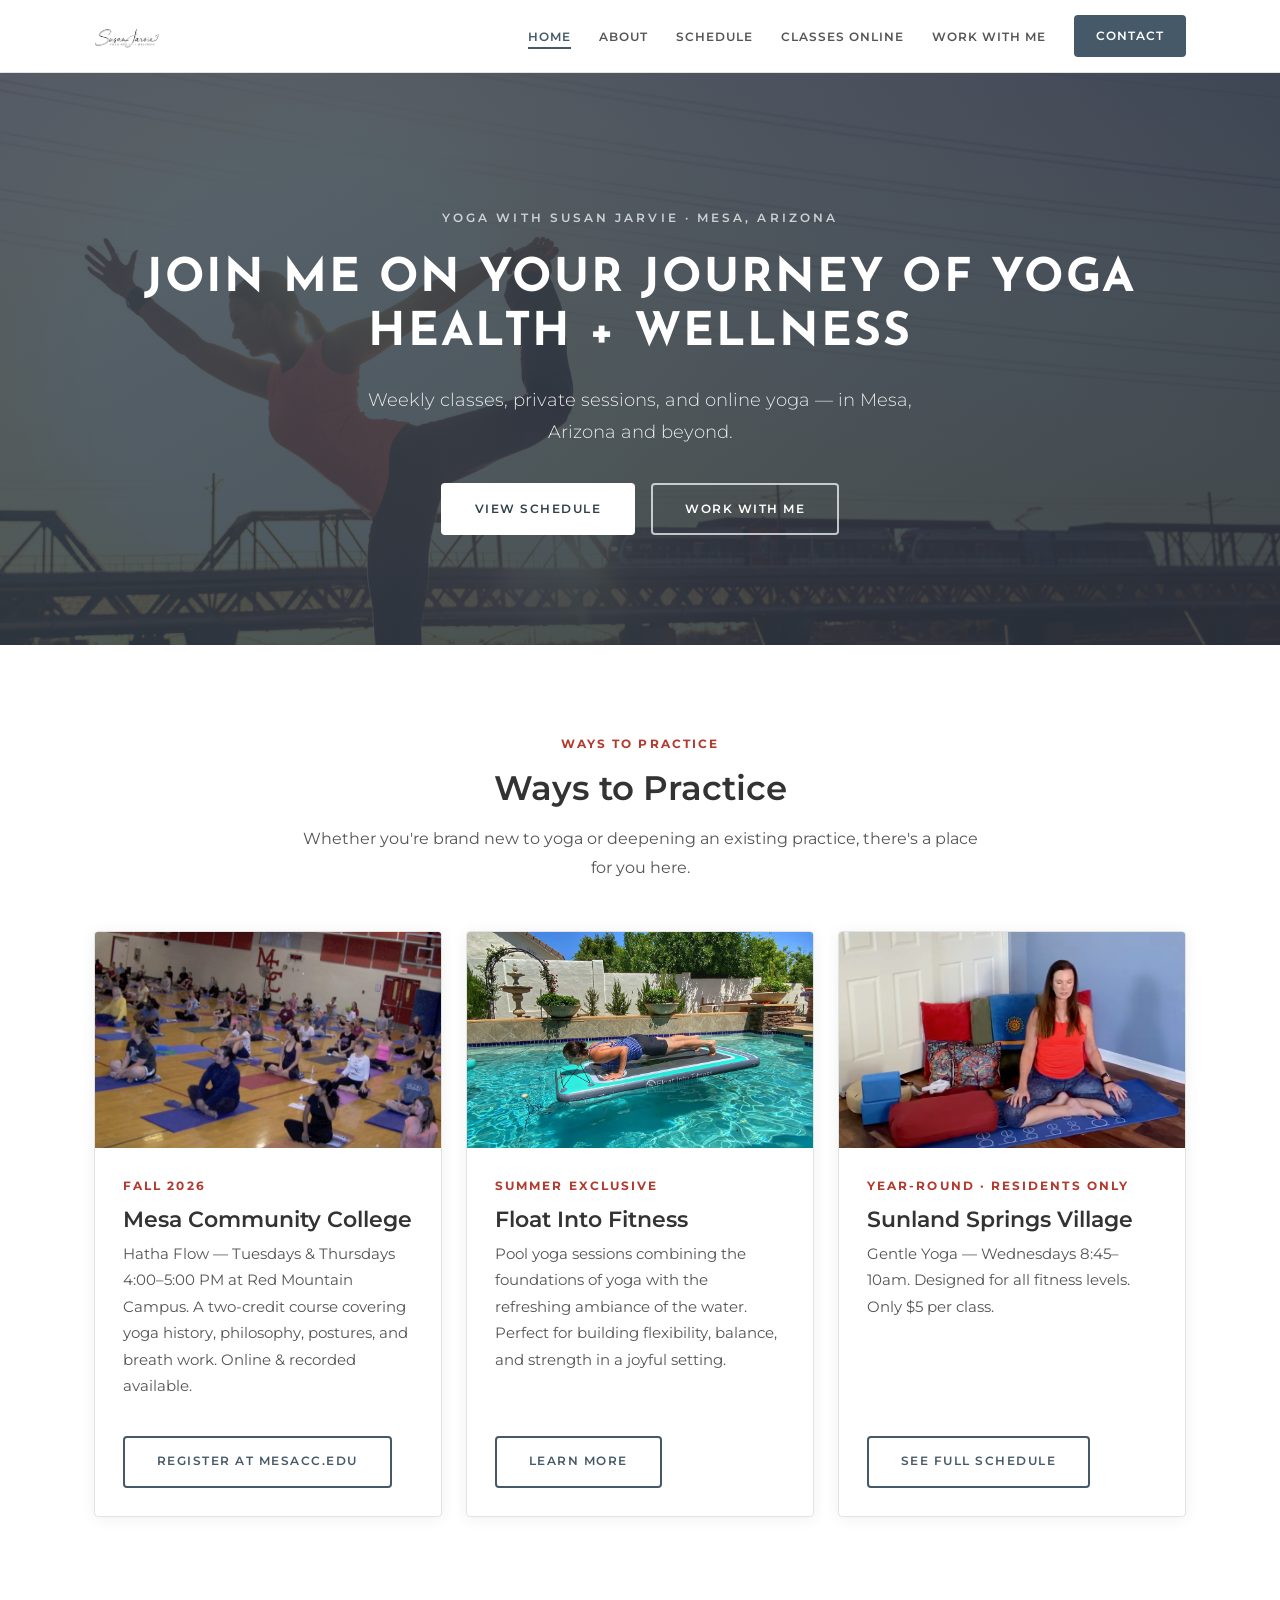
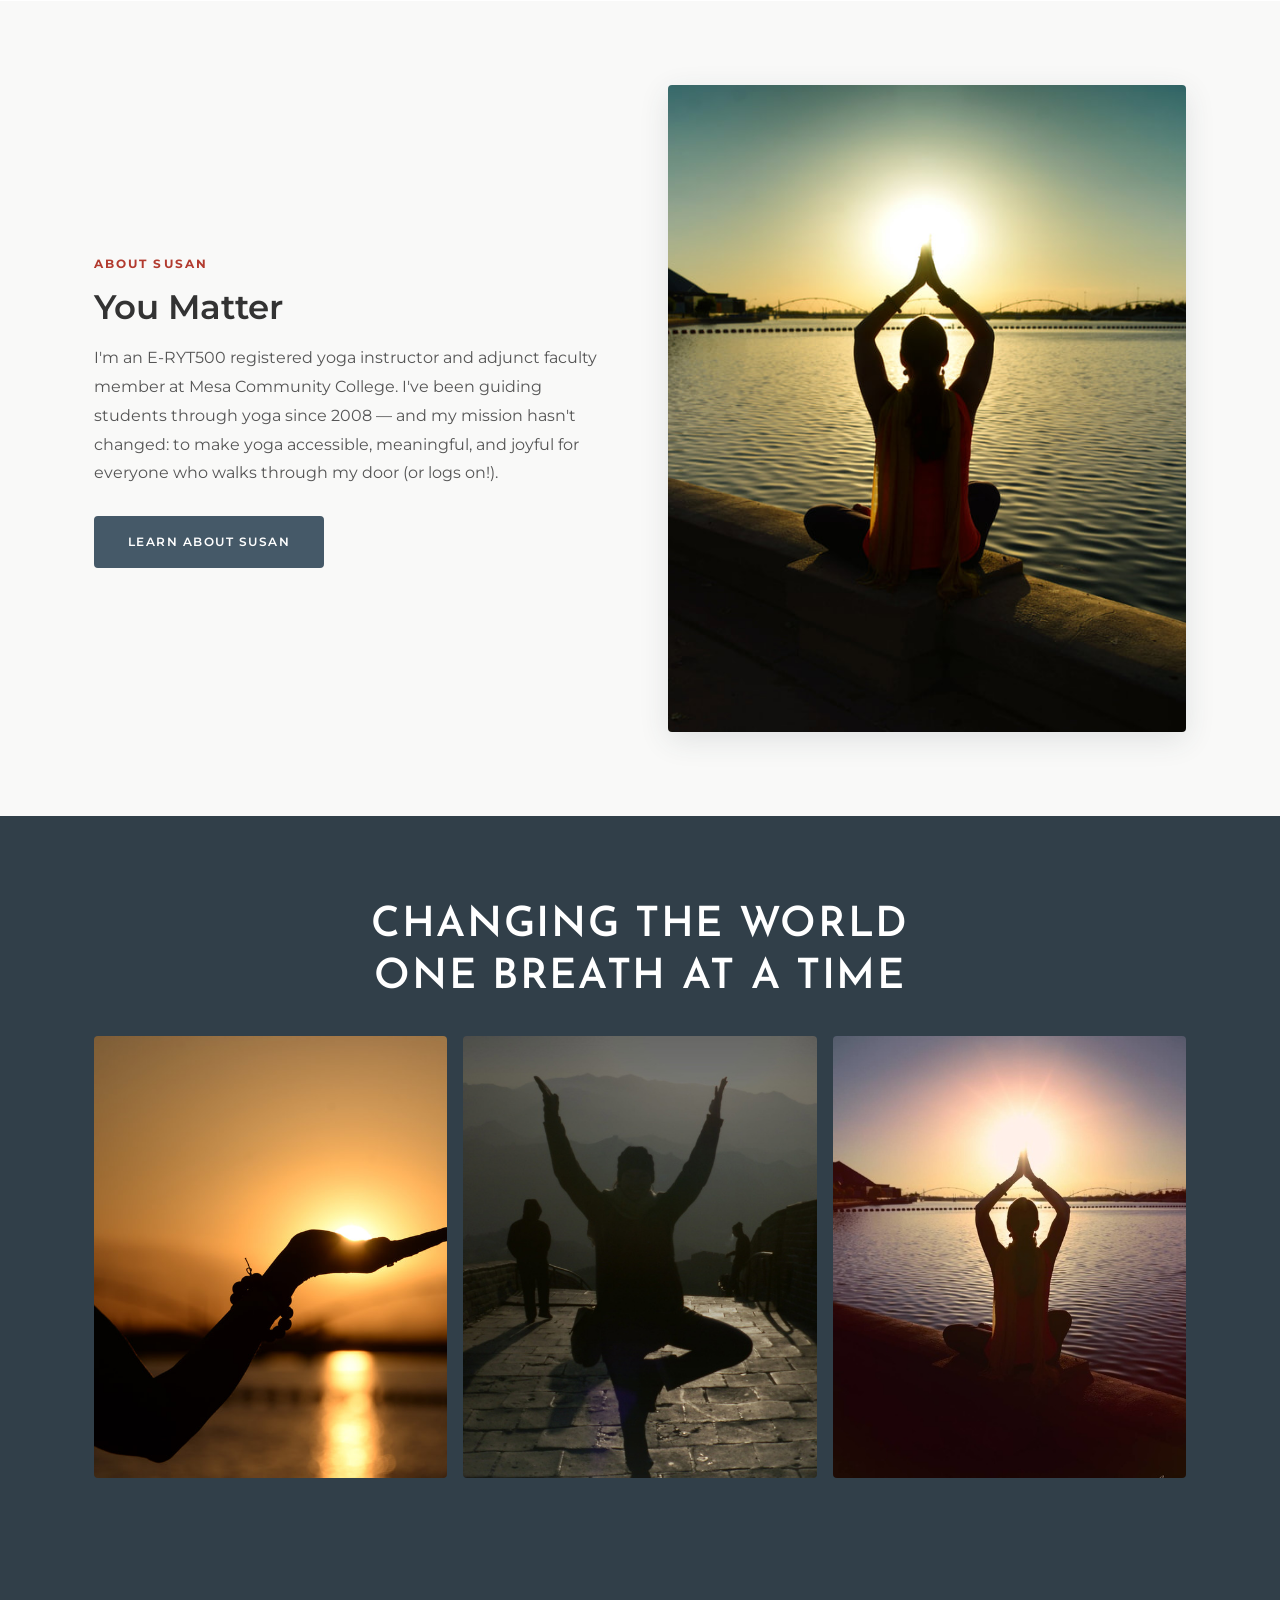
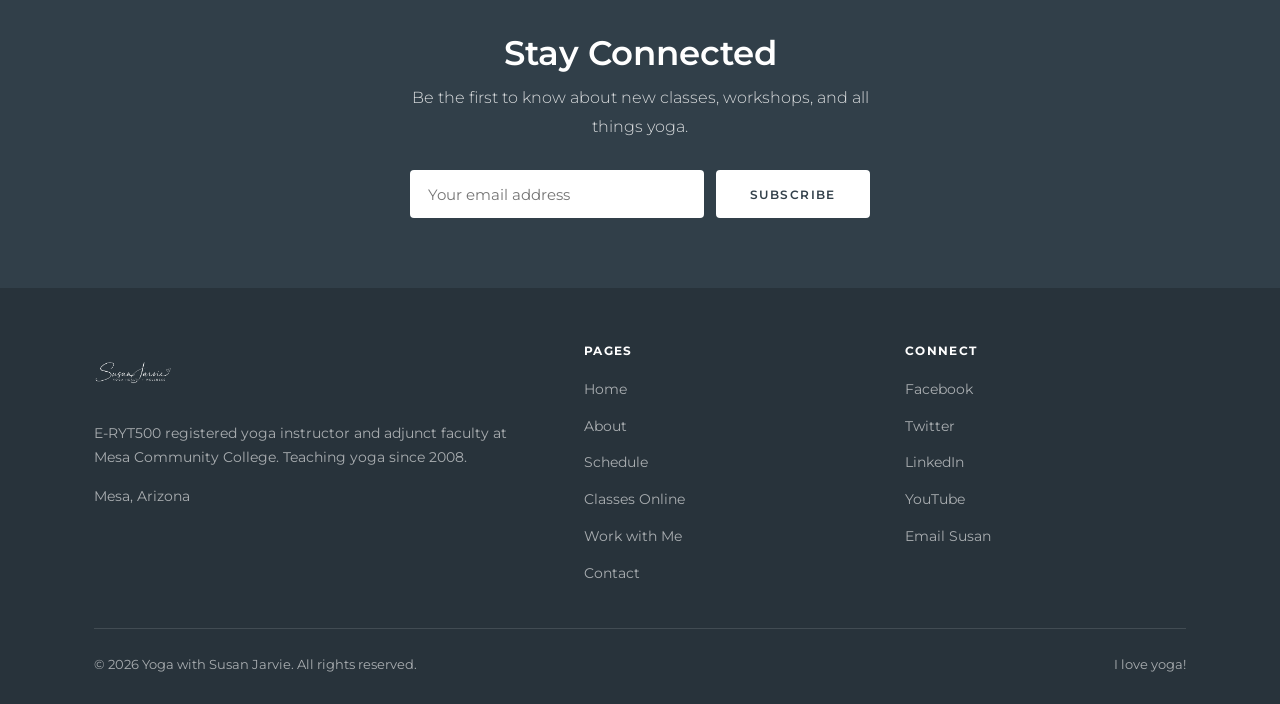
<file: index.html>
<!DOCTYPE html>
<html lang="en">
<head>
  <meta charset="UTF-8">
  <meta name="viewport" content="width=device-width, initial-scale=1.0">
  <title>Yoga with Susan Jarvie | Mesa, Arizona</title>
  <meta name="description" content="Yoga with Susan Jarvie — E-RYT500 instructor offering weekly classes, private sessions, and online yoga in Mesa, Arizona.">
  <meta name="theme-color" content="#455968">
  <meta property="og:title" content="Yoga with Susan Jarvie">
  <meta property="og:description" content="Weekly classes, private sessions, and online yoga in Mesa, Arizona.">
  <meta property="og:image" content="images/hero-bg-1.jpg">
  <meta property="og:type" content="website">
  <link rel="icon" href="favicon.svg" type="image/svg+xml">
  <link rel="preload" as="image" href="images/hero-bg-1.jpg">
  <link rel="stylesheet" href="css/style.css">
</head>
<body>
  <a class="skip-link" href="#main">Skip to content</a>

  <header class="navbar">
    <div class="container navbar__inner">
      <a href="index.html" class="navbar__brand" aria-label="Susan Jarvie — Yoga Health and Wellness, home">
        <img class="navbar__logo" src="images/logo-black.png" alt="Susan Jarvie — Yoga Health + Wellness" width="170" height="44">
      </a>
      <nav aria-label="Primary">
        <ul class="navbar__links">
          <li><a href="index.html">Home</a></li>
          <li><a href="about.html">About</a></li>
          <li><a href="schedule.html">Schedule</a></li>
          <li><a href="classes-online.html">Classes Online</a></li>
          <li><a href="work-with-me.html">Work with Me</a></li>
          <li><a href="contact.html" class="btn btn-primary">Contact</a></li>
        </ul>
      </nav>
      <button class="navbar__hamburger" aria-label="Open menu" aria-expanded="false" aria-controls="mobile-menu">
        <span></span><span></span><span></span>
      </button>
    </div>
    <nav class="navbar__mobile" id="mobile-menu" aria-label="Mobile">
      <a href="index.html">Home</a>
      <a href="about.html">About</a>
      <a href="schedule.html">Schedule</a>
      <a href="classes-online.html">Classes Online</a>
      <a href="work-with-me.html">Work with Me</a>
      <a href="contact.html">Contact</a>
    </nav>
  </header>

  <main id="main">

  <section class="hero hero--photo">
    <img class="hero__bg" src="images/hero-bg-1.jpg" alt="" fetchpriority="high" decoding="async">
    <div class="container hero__content">
      <span class="hero__eyebrow">Yoga with Susan Jarvie &middot; Mesa, Arizona</span>
      <h1>Join me on your journey of yoga health + wellness</h1>
      <p>Weekly classes, private sessions, and online yoga — in Mesa, Arizona and beyond.</p>
      <div class="btn-group centered">
        <a href="schedule.html" class="btn btn-white">View Schedule</a>
        <a href="work-with-me.html" class="btn btn-ghost-light">Work with Me</a>
      </div>
    </div>
  </section>

  <section class="section">
    <div class="container">
      <div class="text-center" style="margin-bottom:3rem">
        <span class="eyebrow">Ways to Practice</span>
        <h2 class="section-heading">Ways to Practice</h2>
        <p class="section-intro centered">Whether you're brand new to yoga or deepening an existing practice, there's a place for you here.</p>
      </div>

      <div class="cards">
        <article class="card">
          <img class="card__img" src="images/mcc-yoga.png" alt="Group yoga class at Mesa Community College" loading="lazy" decoding="async">
          <div class="card__body">
            <span class="eyebrow">Fall 2026</span>
            <h3>Mesa Community College</h3>
            <p>Hatha Flow — Tuesdays &amp; Thursdays 4:00–5:00 PM at Red Mountain Campus. A two-credit course covering yoga history, philosophy, postures, and breath work. Online &amp; recorded available.</p>
            <a class="btn btn-outline" href="https://contacts.mesacc.edu/susan.jarvie" target="_blank" rel="noopener">Register at mesacc.edu</a>
          </div>
        </article>
        <article class="card">
          <img class="card__img" src="images/pool-1.jpg" alt="Pool yoga plank on a Float Into Fitness board" loading="lazy" decoding="async">
          <div class="card__body">
            <span class="eyebrow">Summer Exclusive</span>
            <h3>Float Into Fitness</h3>
            <p>Pool yoga sessions combining the foundations of yoga with the refreshing ambiance of the water. Perfect for building flexibility, balance, and strength in a joyful setting.</p>
            <a class="btn btn-outline" href="work-with-me.html">Learn more</a>
          </div>
        </article>
        <article class="card">
          <img class="card__img" src="images/susan-pool-yoga.png" alt="Susan in a seated meditation pose" loading="lazy" decoding="async">
          <div class="card__body">
            <span class="eyebrow">Year-Round · Residents Only</span>
            <h3>Sunland Springs Village</h3>
            <p>Gentle Yoga — Wednesdays 8:45–10am. Designed for all fitness levels. Only $5 per class.</p>
            <a class="btn btn-outline" href="schedule.html">See full schedule</a>
          </div>
        </article>
      </div>
    </div>
  </section>

  <section class="section section--soft">
    <div class="container">
      <div class="band">
        <div>
          <span class="eyebrow">About Susan</span>
          <h2 class="section-heading">You Matter</h2>
          <p>I'm an E-RYT500 registered yoga instructor and adjunct faculty member at Mesa Community College. I've been guiding students through yoga since 2008 — and my mission hasn't changed: to make yoga accessible, meaningful, and joyful for everyone who walks through my door (or logs on!).</p>
          <div class="btn-group" style="margin-top:1.75rem">
            <a href="about.html" class="btn btn-primary">Learn about Susan</a>
          </div>
        </div>
        <img class="feature-img" src="images/yoga-action-2.jpg" alt="Susan practicing yoga at sunset by the water" loading="lazy" decoding="async">
      </div>
    </div>
  </section>

  <section class="section section--dark">
    <div class="container text-center">
      <h2 style="font-family:var(--font-display);font-size:clamp(1.6rem,4vw,2.6rem);text-transform:uppercase;letter-spacing:.04em;margin-bottom:1.5rem">Changing the World<br>One Breath at a Time</h2>
      <div style="display:grid;grid-template-columns:repeat(auto-fit,minmax(200px,1fr));gap:1rem;margin-top:2rem">
        <img src="images/yoga-action-1.jpg" alt="Susan holding a yoga pose at sunset" style="width:100%;aspect-ratio:4/5;object-fit:cover;border-radius:4px" loading="lazy" decoding="async">
        <img src="images/travel-08.jpg" alt="Warrior pose silhouette at sunset" style="width:100%;aspect-ratio:4/5;object-fit:cover;border-radius:4px" loading="lazy" decoding="async">
        <img src="images/travel-01.jpg" alt="Seated meditation at sunset" style="width:100%;aspect-ratio:4/5;object-fit:cover;border-radius:4px" loading="lazy" decoding="async">
      </div>
    </div>
  </section>

  <section class="newsletter">
    <div class="container">
      <h2>Stay Connected</h2>
      <p>Be the first to know about new classes, workshops, and all things yoga.</p>
      <form class="newsletter-form" action="//susanjarvie.us12.list-manage.com/subscribe/post?u=e0266caaafddc96b768637d5e&amp;id=be47932ef9" method="POST" target="_blank" novalidate>
        <label for="nl-email" class="skip-link">Email address</label>
        <input type="email" id="nl-email" name="EMAIL" placeholder="Your email address" required>
        <div style="position:absolute;left:-5000px" aria-hidden="true">
          <input type="text" name="b_e0266caaafddc96b768637d5e_be47932ef9" tabindex="-1" value="">
        </div>
        <button type="submit" class="btn btn-white">Subscribe</button>
      </form>
    </div>
  </section>

  </main>

  <footer class="footer">
    <div class="container">
      <div class="footer__inner">
        <div>
          <img class="footer__logo" src="images/logo-white.png" alt="Susan Jarvie — Yoga Health + Wellness" width="190" height="52">
          <p>E-RYT500 registered yoga instructor and adjunct faculty at Mesa Community College. Teaching yoga since 2008.</p>
          <p style="margin-top:.5rem">Mesa, Arizona</p>
        </div>
        <div>
          <h4>Pages</h4>
          <ul class="footer__links">
            <li><a href="index.html">Home</a></li>
            <li><a href="about.html">About</a></li>
            <li><a href="schedule.html">Schedule</a></li>
            <li><a href="classes-online.html">Classes Online</a></li>
            <li><a href="work-with-me.html">Work with Me</a></li>
            <li><a href="contact.html">Contact</a></li>
          </ul>
        </div>
        <div>
          <h4>Connect</h4>
          <ul class="footer__links">
            <li><a href="https://www.facebook.com/yogawithsusanjarvie" target="_blank" rel="noopener">Facebook</a></li>
            <li><a href="https://www.twitter.com/yogasusanjarvie" target="_blank" rel="noopener">Twitter</a></li>
            <li><a href="https://www.linkedin.com/in/susan-jarvie-7813b474" target="_blank" rel="noopener">LinkedIn</a></li>
            <li><a href="https://www.youtube.com/@yogawithsusanjarvie" target="_blank" rel="noopener">YouTube</a></li>
            <li><a href="contact.html">Email Susan</a></li>
          </ul>
        </div>
      </div>
      <div class="footer__bottom">
        <span>&copy; <span id="year"></span> Yoga with Susan Jarvie. All rights reserved.</span>
        <span>I love yoga!</span>
      </div>
    </div>
  </footer>

  <script src="js/content.js"></script>
  <script>document.getElementById('year').textContent = new Date().getFullYear();</script>
</body>
</html>
</file>
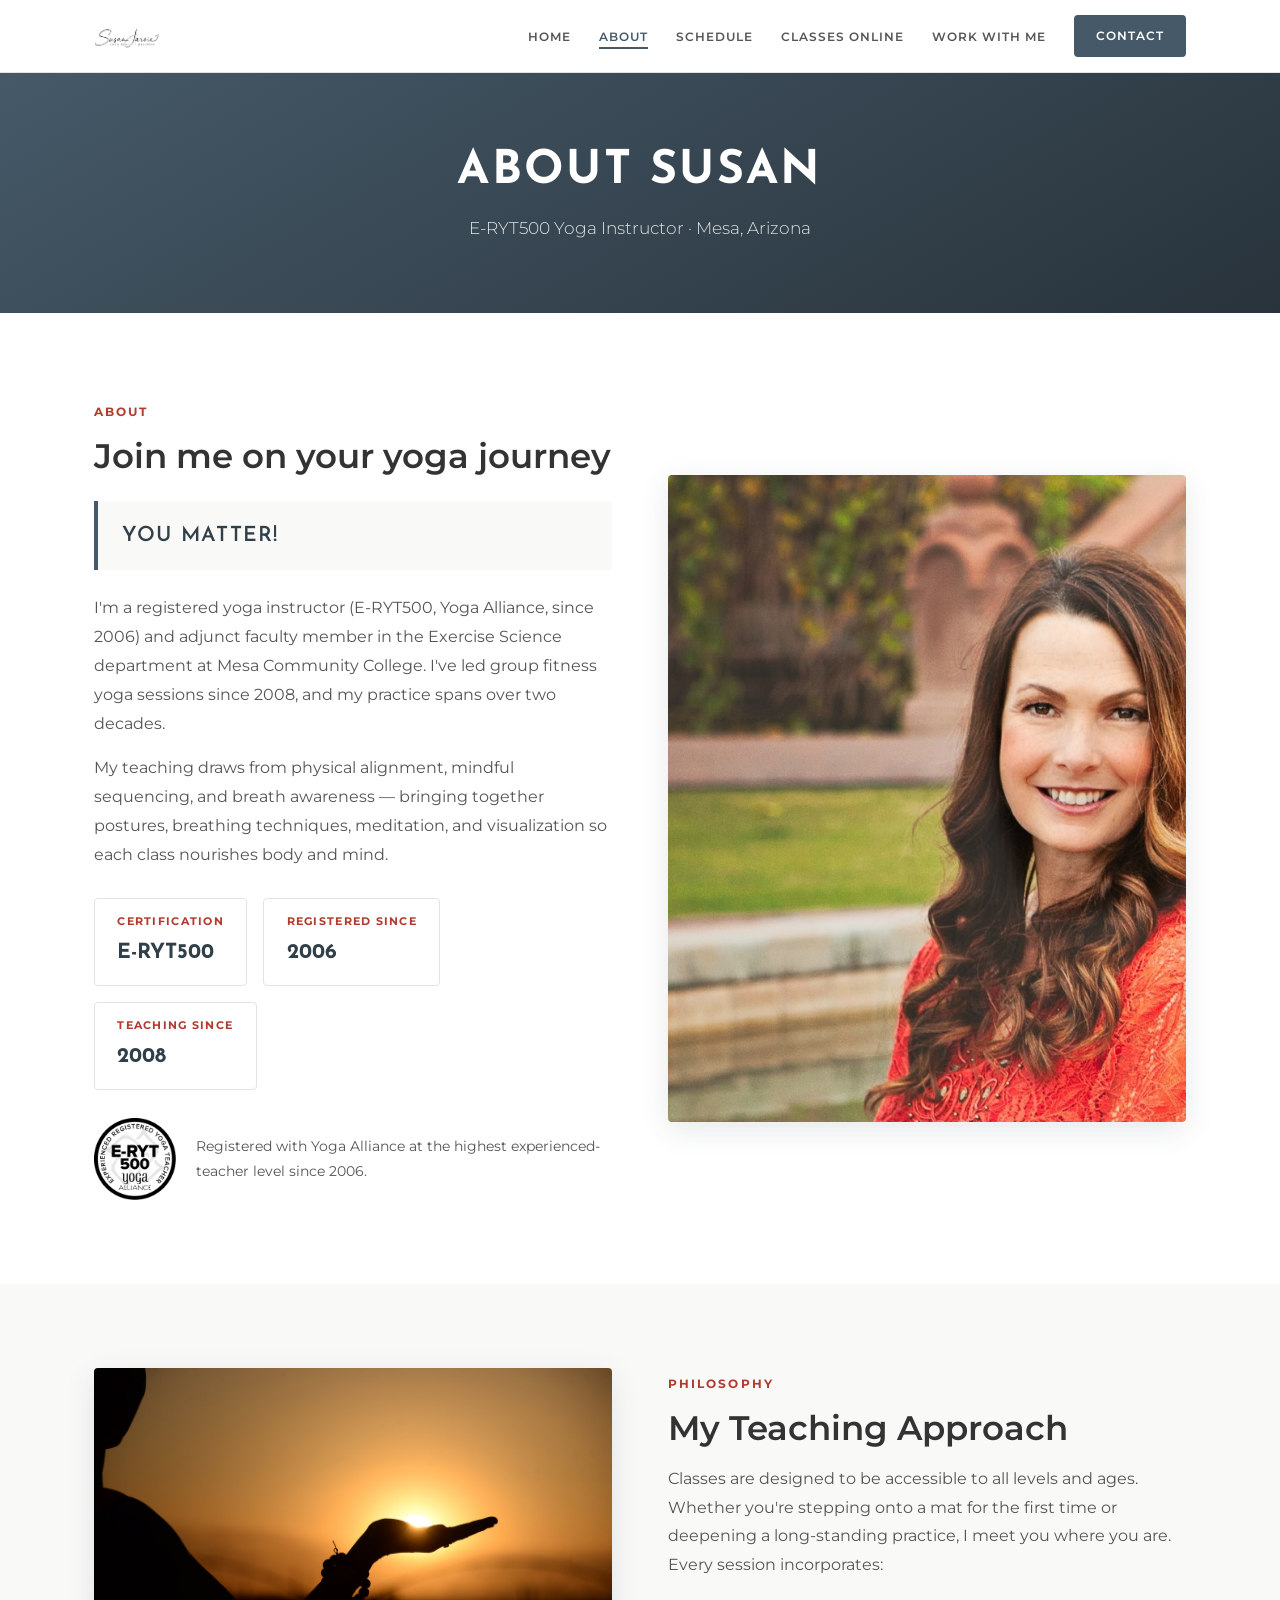
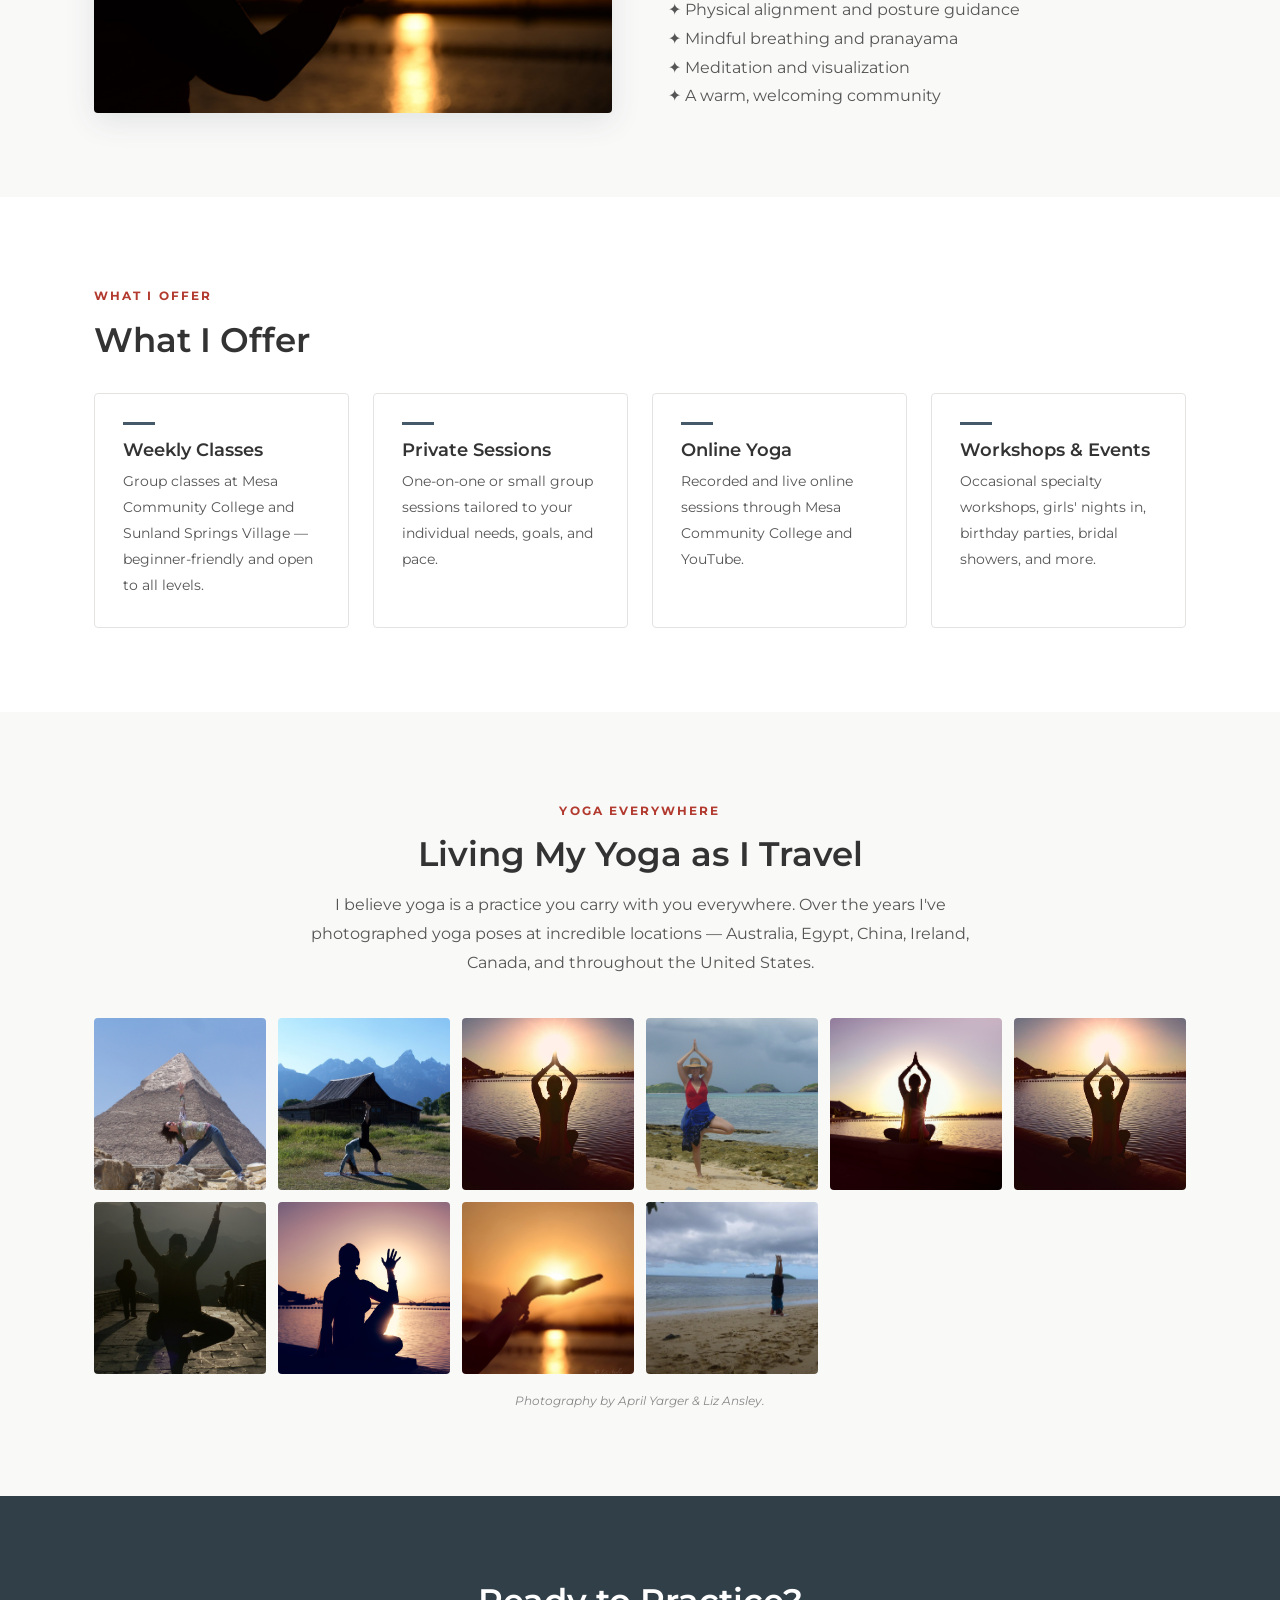
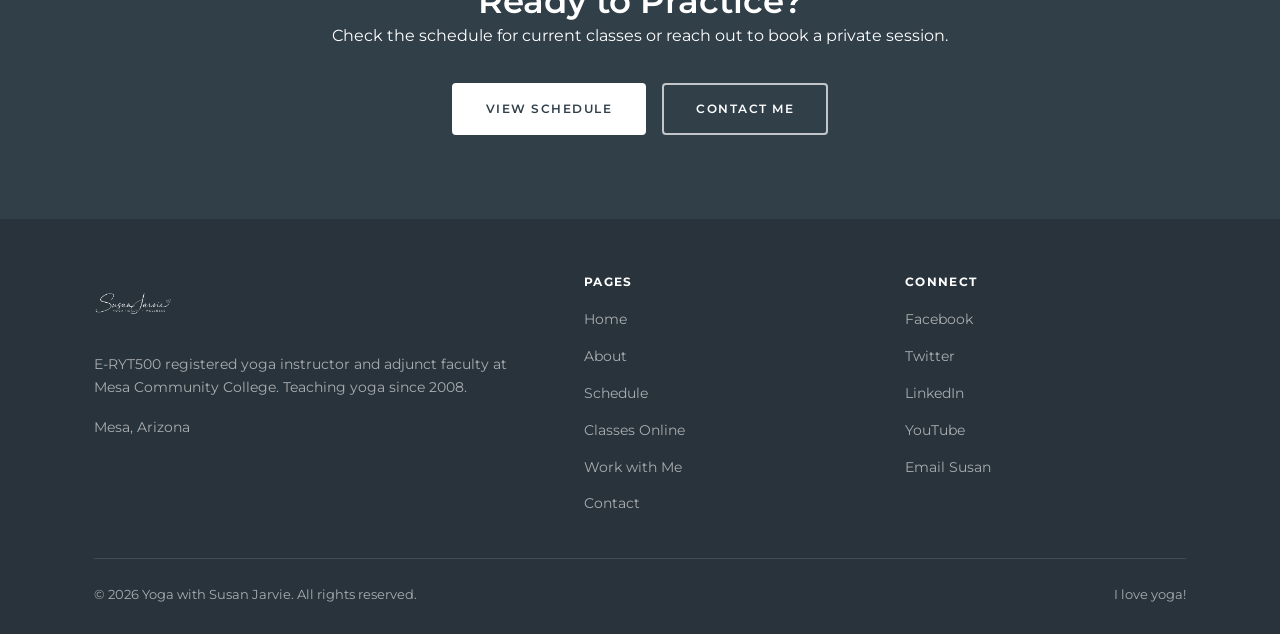
<file: about.html>
<!DOCTYPE html>
<html lang="en">
<head>
  <meta charset="UTF-8">
  <meta name="viewport" content="width=device-width, initial-scale=1.0">
  <title>About | Yoga with Susan Jarvie</title>
  <meta name="description" content="About Susan Jarvie — E-RYT500 yoga instructor, Mesa Community College faculty, teaching yoga since 2008.">
  <meta name="theme-color" content="#455968">
  <meta property="og:title" content="About · Yoga with Susan Jarvie">
  <meta property="og:description" content="E-RYT500 yoga instructor and Mesa Community College faculty.">
  <meta property="og:image" content="images/susan-headshot.jpg">
  <meta property="og:type" content="profile">
  <link rel="icon" href="favicon.svg" type="image/svg+xml">
  <link rel="stylesheet" href="css/style.css">
</head>
<body>
  <a class="skip-link" href="#main">Skip to content</a>

  <header class="navbar">
    <div class="container navbar__inner">
      <a href="index.html" class="navbar__brand" aria-label="Susan Jarvie — Yoga Health and Wellness, home">
        <img class="navbar__logo" src="images/logo-black.png" alt="Susan Jarvie — Yoga Health + Wellness" width="170" height="44">
      </a>
      <nav aria-label="Primary">
        <ul class="navbar__links">
          <li><a href="index.html">Home</a></li>
          <li><a href="about.html">About</a></li>
          <li><a href="schedule.html">Schedule</a></li>
          <li><a href="classes-online.html">Classes Online</a></li>
          <li><a href="work-with-me.html">Work with Me</a></li>
          <li><a href="contact.html" class="btn btn-primary">Contact</a></li>
        </ul>
      </nav>
      <button class="navbar__hamburger" aria-label="Open menu" aria-expanded="false" aria-controls="mobile-menu">
        <span></span><span></span><span></span>
      </button>
    </div>
    <nav class="navbar__mobile" id="mobile-menu" aria-label="Mobile">
      <a href="index.html">Home</a>
      <a href="about.html">About</a>
      <a href="schedule.html">Schedule</a>
      <a href="classes-online.html">Classes Online</a>
      <a href="work-with-me.html">Work with Me</a>
      <a href="contact.html">Contact</a>
    </nav>
  </header>

  <main id="main">

  <section class="page-hero">
    <div class="container">
      <h1>About Susan</h1>
      <p>E-RYT500 Yoga Instructor &middot; Mesa, Arizona</p>
    </div>
  </section>

  <section class="section">
    <div class="container">
      <div class="band">
        <div>
          <span class="eyebrow">About</span>
          <h2 class="section-heading">Join me on your yoga journey</h2>
          <div class="pull-quote"><p>you matter!</p></div>
          <p>I'm a registered yoga instructor (E-RYT500, Yoga Alliance, since 2006) and adjunct faculty member in the Exercise Science department at Mesa Community College. I've led group fitness yoga sessions since 2008, and my practice spans over two decades.</p>
          <p style="margin-top:1rem">My teaching draws from physical alignment, mindful sequencing, and breath awareness — bringing together postures, breathing techniques, meditation, and visualization so each class nourishes body and mind.</p>

          <div class="creds">
            <div class="cred">
              <span class="cred__label">Certification</span>
              <span class="cred__value">E-RYT500</span>
            </div>
            <div class="cred">
              <span class="cred__label">Registered Since</span>
              <span class="cred__value">2006</span>
            </div>
            <div class="cred">
              <span class="cred__label">Teaching Since</span>
              <span class="cred__value">2008</span>
            </div>
          </div>

          <div class="cred-badge">
            <img class="badge-img" src="images/e-ryt-500-badge.jpg" alt="Yoga Alliance E-RYT 500 certification seal" width="82" height="82" loading="lazy">
            <p>Registered with Yoga Alliance at the highest experienced-teacher level since 2006.</p>
          </div>
        </div>
        <img class="feature-img" src="images/susan-headshot.jpg" alt="Portrait of Susan Jarvie, yoga instructor in Mesa, Arizona" loading="lazy" decoding="async">
      </div>
    </div>
  </section>

  <section class="section section--soft">
    <div class="container">
      <div class="band flip">
        <div>
          <span class="eyebrow">Philosophy</span>
          <h2 class="section-heading">My Teaching Approach</h2>
          <p>Classes are designed to be accessible to all levels and ages. Whether you're stepping onto a mat for the first time or deepening a long-standing practice, I meet you where you are. Every session incorporates:</p>
          <ul style="list-style:none;padding:0;margin-top:1rem">
            <li>✦ Physical alignment and posture guidance</li>
            <li>✦ Mindful breathing and pranayama</li>
            <li>✦ Meditation and visualization</li>
            <li>✦ A warm, welcoming community</li>
          </ul>
        </div>
        <img class="feature-img feature-img--wide" src="images/yoga-action-1.jpg" alt="Susan holding a yoga pose at sunset" loading="lazy" decoding="async">
      </div>
    </div>
  </section>

  <section class="section">
    <div class="container">
      <span class="eyebrow">What I Offer</span>
      <h2 class="section-heading">What I Offer</h2>
      <div class="services">
        <article class="service">
          <h3>Weekly Classes</h3>
          <p>Group classes at Mesa Community College and Sunland Springs Village — beginner-friendly and open to all levels.</p>
        </article>
        <article class="service">
          <h3>Private Sessions</h3>
          <p>One-on-one or small group sessions tailored to your individual needs, goals, and pace.</p>
        </article>
        <article class="service">
          <h3>Online Yoga</h3>
          <p>Recorded and live online sessions through Mesa Community College and YouTube.</p>
        </article>
        <article class="service">
          <h3>Workshops &amp; Events</h3>
          <p>Occasional specialty workshops, girls' nights in, birthday parties, bridal showers, and more.</p>
        </article>
      </div>
    </div>
  </section>

  <section class="section section--soft">
    <div class="container">
      <div class="measure-center text-center">
        <span class="eyebrow">Yoga Everywhere</span>
        <h2 class="section-heading">Living My Yoga as I Travel</h2>
        <p>I believe yoga is a practice you carry with you everywhere. Over the years I've photographed yoga poses at incredible locations — Australia, Egypt, China, Ireland, Canada, and throughout the United States.</p>
      </div>
      <div class="gallery">
        <figure><img src="images/travel-05.jpg" alt="Yoga pose in front of the pyramids in Egypt" loading="lazy" decoding="async"><figcaption>Egypt</figcaption></figure>
        <figure><img src="images/travel-09.jpg" alt="Yoga pose before the Grand Teton mountains" loading="lazy" decoding="async"><figcaption>Grand Tetons</figcaption></figure>
        <figure><img src="images/travel-10.jpg" alt="Tree pose on the Great Wall of China" loading="lazy" decoding="async"><figcaption>Great Wall, China</figcaption></figure>
        <figure><img src="images/travel-11.jpg" alt="Tree pose on a tropical beach in Fiji" loading="lazy" decoding="async"><figcaption>Fiji</figcaption></figure>
        <figure><img src="images/travel-06.jpg" alt="Headstand on a beach in Fiji" loading="lazy" decoding="async"><figcaption>Fiji</figcaption></figure>
        <figure><img src="images/travel-01.jpg" alt="Seated meditation at sunset by the water" loading="lazy" decoding="async"><figcaption>Sunset practice</figcaption></figure>
        <figure><img src="images/travel-08.jpg" alt="Warrior pose silhouette at sunset" loading="lazy" decoding="async"><figcaption>Sunset practice</figcaption></figure>
        <figure><img src="images/travel-04.jpg" alt="Seated yoga silhouette at sunset" loading="lazy" decoding="async"><figcaption>Sunset practice</figcaption></figure>
        <figure><img src="images/travel-03.jpg" alt="Hand cupping the setting sun" loading="lazy" decoding="async"><figcaption>Sunset practice</figcaption></figure>
        <figure><img src="images/travel-07.jpg" alt="Seated meditation silhouette at sunset" loading="lazy" decoding="async"><figcaption>Sunset practice</figcaption></figure>
      </div>
      <p class="photo-credit text-center">Photography by April Yarger &amp; Liz Ansley.</p>
    </div>
  </section>

  <section class="section section--dark">
    <div class="container text-center">
      <h2>Ready to Practice?</h2>
      <p class="measure-center" style="margin-bottom:2rem">Check the schedule for current classes or reach out to book a private session.</p>
      <div class="btn-group centered">
        <a href="schedule.html" class="btn btn-white">View Schedule</a>
        <a href="contact.html" class="btn btn-ghost-light">Contact Me</a>
      </div>
    </div>
  </section>

  </main>

  <footer class="footer">
    <div class="container">
      <div class="footer__inner">
        <div>
          <img class="footer__logo" src="images/logo-white.png" alt="Susan Jarvie — Yoga Health + Wellness" width="190" height="52">
          <p>E-RYT500 registered yoga instructor and adjunct faculty at Mesa Community College. Teaching yoga since 2008.</p>
          <p style="margin-top:.5rem">Mesa, Arizona</p>
        </div>
        <div>
          <h4>Pages</h4>
          <ul class="footer__links">
            <li><a href="index.html">Home</a></li>
            <li><a href="about.html">About</a></li>
            <li><a href="schedule.html">Schedule</a></li>
            <li><a href="classes-online.html">Classes Online</a></li>
            <li><a href="work-with-me.html">Work with Me</a></li>
            <li><a href="contact.html">Contact</a></li>
          </ul>
        </div>
        <div>
          <h4>Connect</h4>
          <ul class="footer__links">
            <li><a href="https://www.facebook.com/yogawithsusanjarvie" target="_blank" rel="noopener">Facebook</a></li>
            <li><a href="https://www.twitter.com/yogasusanjarvie" target="_blank" rel="noopener">Twitter</a></li>
            <li><a href="https://www.linkedin.com/in/susan-jarvie-7813b474" target="_blank" rel="noopener">LinkedIn</a></li>
            <li><a href="https://www.youtube.com/@yogawithsusanjarvie" target="_blank" rel="noopener">YouTube</a></li>
            <li><a href="contact.html">Email Susan</a></li>
          </ul>
        </div>
      </div>
      <div class="footer__bottom">
        <span>&copy; <span id="year"></span> Yoga with Susan Jarvie. All rights reserved.</span>
        <span>I love yoga!</span>
      </div>
    </div>
  </footer>

  <script src="js/content.js"></script>
  <script>document.getElementById('year').textContent = new Date().getFullYear();</script>
</body>
</html>
</file>
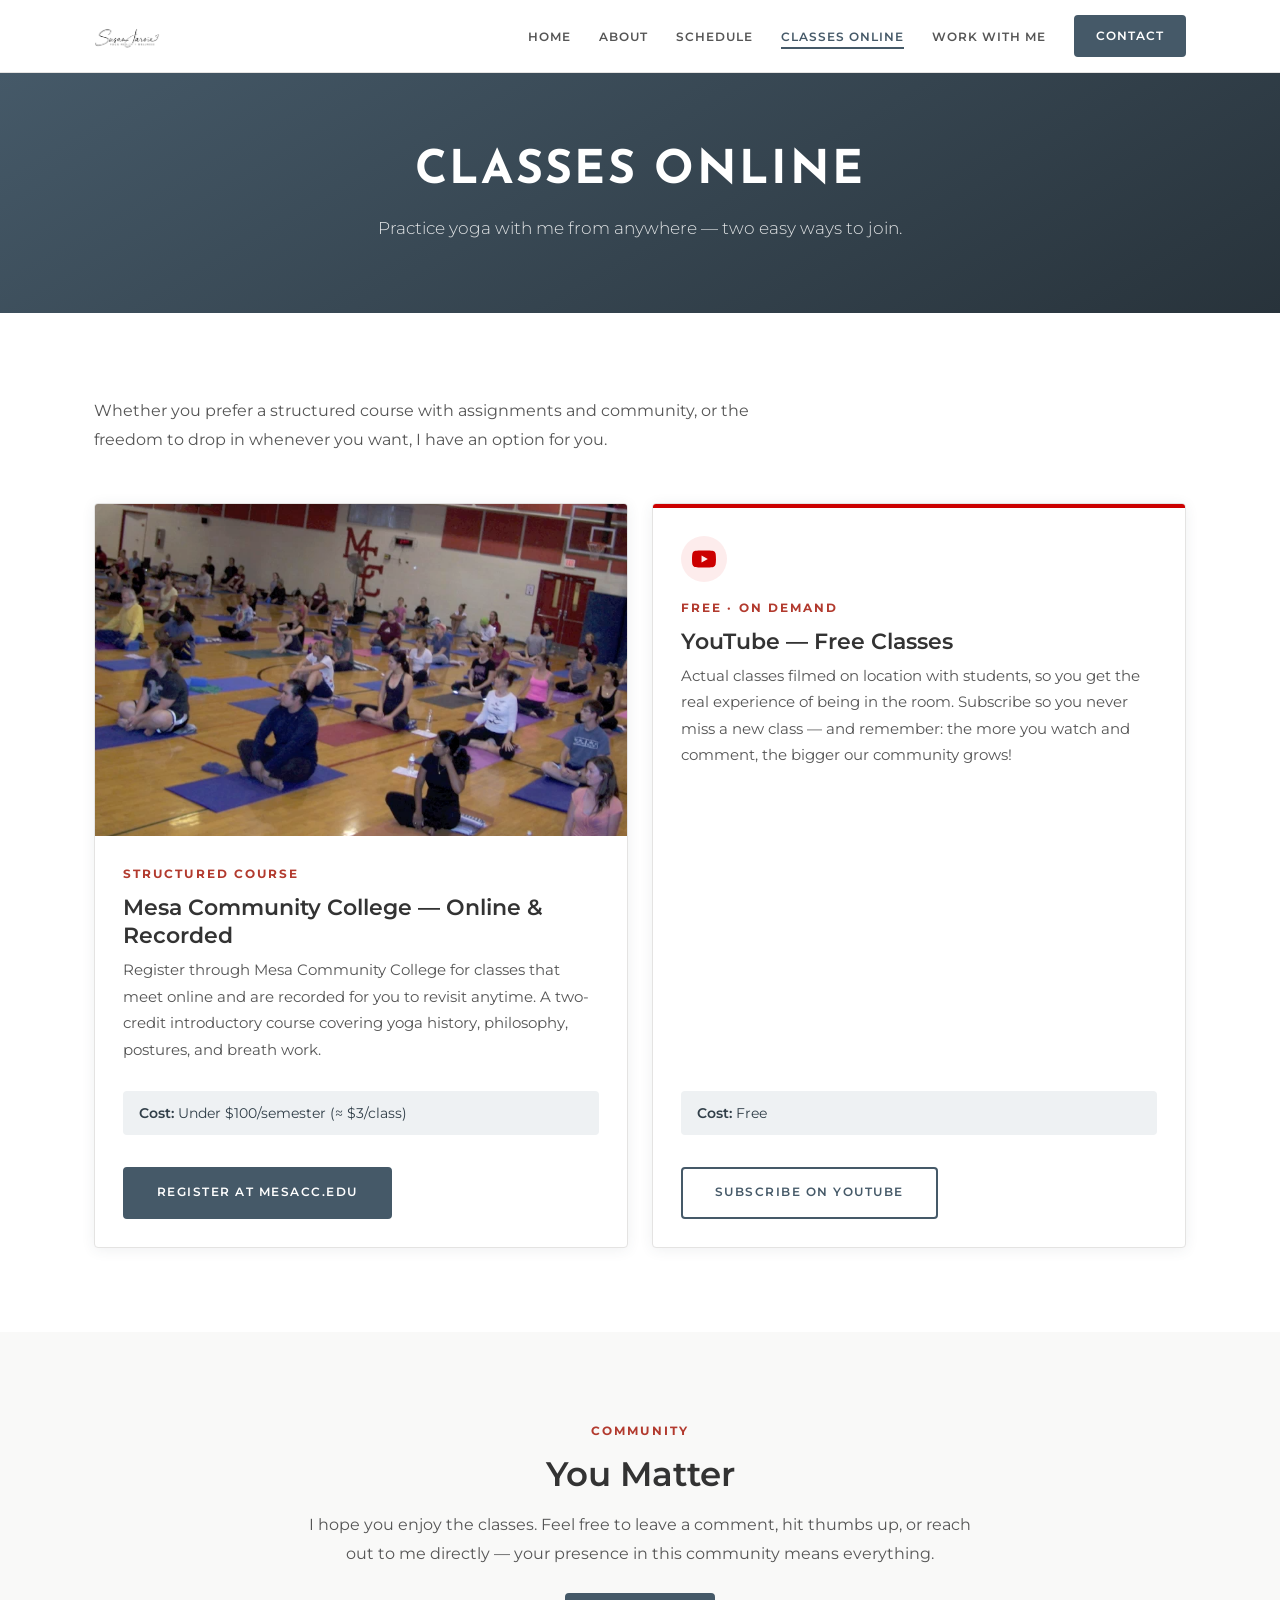
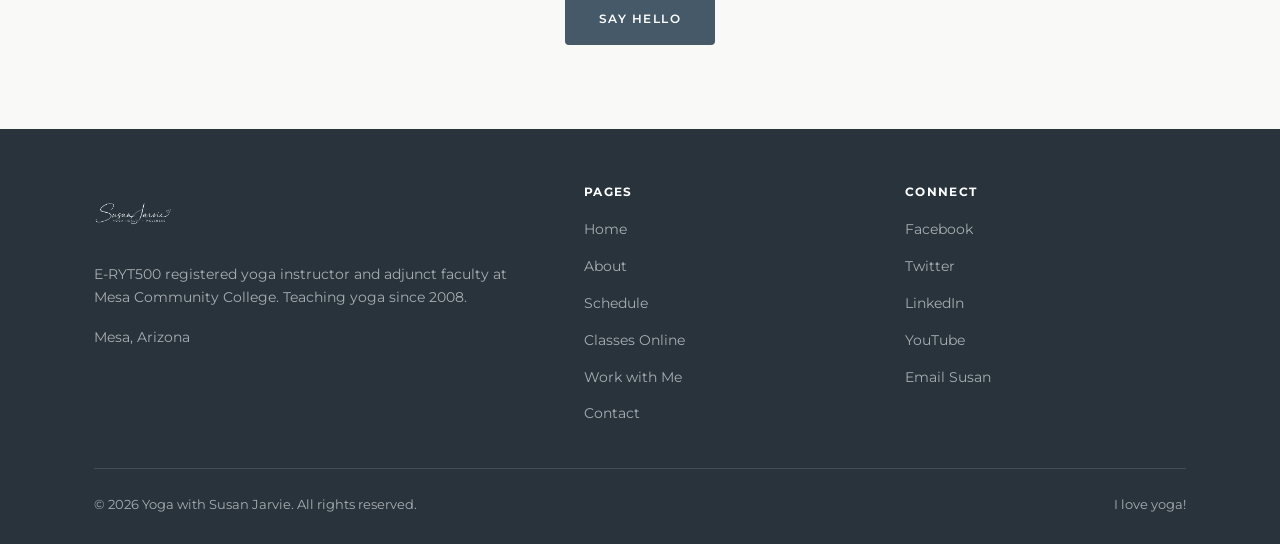
<file: classes-online.html>
<!DOCTYPE html>
<html lang="en">
<head>
  <meta charset="UTF-8">
  <meta name="viewport" content="width=device-width, initial-scale=1.0">
  <title>Classes Online | Yoga with Susan Jarvie</title>
  <meta name="description" content="Online yoga classes with Susan Jarvie — through Mesa Community College and YouTube.">
  <meta name="theme-color" content="#455968">
  <meta property="og:title" content="Classes Online · Yoga with Susan Jarvie">
  <meta property="og:description" content="Practice yoga online via Mesa Community College and YouTube.">
  <meta property="og:type" content="website">
  <link rel="icon" href="favicon.svg" type="image/svg+xml">
  <link rel="stylesheet" href="css/style.css">
</head>
<body>
  <a class="skip-link" href="#main">Skip to content</a>

  <header class="navbar">
    <div class="container navbar__inner">
      <a href="index.html" class="navbar__brand" aria-label="Susan Jarvie — Yoga Health and Wellness, home">
        <img class="navbar__logo" src="images/logo-black.png" alt="Susan Jarvie — Yoga Health + Wellness" width="170" height="44">
      </a>
      <nav aria-label="Primary">
        <ul class="navbar__links">
          <li><a href="index.html">Home</a></li>
          <li><a href="about.html">About</a></li>
          <li><a href="schedule.html">Schedule</a></li>
          <li><a href="classes-online.html">Classes Online</a></li>
          <li><a href="work-with-me.html">Work with Me</a></li>
          <li><a href="contact.html" class="btn btn-primary">Contact</a></li>
        </ul>
      </nav>
      <button class="navbar__hamburger" aria-label="Open menu" aria-expanded="false" aria-controls="mobile-menu">
        <span></span><span></span><span></span>
      </button>
    </div>
    <nav class="navbar__mobile" id="mobile-menu" aria-label="Mobile">
      <a href="index.html">Home</a>
      <a href="about.html">About</a>
      <a href="schedule.html">Schedule</a>
      <a href="classes-online.html">Classes Online</a>
      <a href="work-with-me.html">Work with Me</a>
      <a href="contact.html">Contact</a>
    </nav>
  </header>

  <main id="main">

  <section class="page-hero">
    <div class="container">
      <h1>Classes Online</h1>
      <p>Practice yoga with me from anywhere — two easy ways to join.</p>
    </div>
  </section>

  <section class="section">
    <div class="container">
      <p class="section-intro" style="margin-bottom:3rem">Whether you prefer a structured course with assignments and community, or the freedom to drop in whenever you want, I have an option for you.</p>

      <div class="cards" style="grid-template-columns:repeat(auto-fit,minmax(300px,1fr))">

        <article class="card">
          <img class="card__img" src="images/mcc-yoga.png" alt="Group yoga class at Mesa Community College" loading="lazy" decoding="async">
          <div class="card__body">
            <span class="eyebrow">Structured Course</span>
            <h3>Mesa Community College — Online &amp; Recorded</h3>
            <p>Register through Mesa Community College for classes that meet online and are recorded for you to revisit anytime. A two-credit introductory course covering yoga history, philosophy, postures, and breath work.</p>
            <div class="price-tag"><strong>Cost:</strong> Under $100/semester (≈ $3/class)</div>
            <a href="https://contacts.mesacc.edu/susan.jarvie" class="btn btn-primary" target="_blank" rel="noopener">Register at mesacc.edu</a>
          </div>
        </article>

        <article class="card">
          <div class="card__accent" style="background:#cc0000"></div>
          <div class="card__body">
            <div class="card__icon" aria-hidden="true" style="background:#fdecec;color:#cc0000">
              <svg width="24" height="24" viewBox="0 0 24 24" fill="currentColor"><path d="M23.498 6.186a3.016 3.016 0 00-2.122-2.136C19.505 3.545 12 3.545 12 3.545s-7.505 0-9.377.505A3.017 3.017 0 00.502 6.186C0 8.07 0 12 0 12s0 3.93.502 5.814a3.016 3.016 0 002.122 2.136c1.871.505 9.376.505 9.376.505s7.505 0 9.377-.505a3.015 3.015 0 002.122-2.136C24 15.93 24 12 24 12s0-3.93-.502-5.814zM9.545 15.568V8.432L15.818 12l-6.273 3.568z"/></svg>
            </div>
            <span class="eyebrow">Free · On Demand</span>
            <h3>YouTube — Free Classes</h3>
            <p>Actual classes filmed on location with students, so you get the real experience of being in the room. Subscribe so you never miss a new class — and remember: the more you watch and comment, the bigger our community grows!</p>
            <div class="price-tag"><strong>Cost:</strong> Free</div>
            <a href="https://www.youtube.com/@yogawithsusanjarvie" class="btn btn-outline" target="_blank" rel="noopener">Subscribe on YouTube</a>
          </div>
        </article>

      </div>
    </div>
  </section>

  <section class="section section--soft">
    <div class="container measure-center text-center">
      <span class="eyebrow">Community</span>
      <h2 class="section-heading">You Matter</h2>
      <p>I hope you enjoy the classes. Feel free to leave a comment, hit thumbs up, or reach out to me directly — your presence in this community means everything.</p>
      <div class="btn-group centered" style="margin-top:1.5rem">
        <a href="contact.html" class="btn btn-primary">Say Hello</a>
      </div>
    </div>
  </section>

  </main>

  <footer class="footer">
    <div class="container">
      <div class="footer__inner">
        <div>
          <img class="footer__logo" src="images/logo-white.png" alt="Susan Jarvie — Yoga Health + Wellness" width="190" height="52">
          <p>E-RYT500 registered yoga instructor and adjunct faculty at Mesa Community College. Teaching yoga since 2008.</p>
          <p style="margin-top:.5rem">Mesa, Arizona</p>
        </div>
        <div>
          <h4>Pages</h4>
          <ul class="footer__links">
            <li><a href="index.html">Home</a></li>
            <li><a href="about.html">About</a></li>
            <li><a href="schedule.html">Schedule</a></li>
            <li><a href="classes-online.html">Classes Online</a></li>
            <li><a href="work-with-me.html">Work with Me</a></li>
            <li><a href="contact.html">Contact</a></li>
          </ul>
        </div>
        <div>
          <h4>Connect</h4>
          <ul class="footer__links">
            <li><a href="https://www.facebook.com/yogawithsusanjarvie" target="_blank" rel="noopener">Facebook</a></li>
            <li><a href="https://www.twitter.com/yogasusanjarvie" target="_blank" rel="noopener">Twitter</a></li>
            <li><a href="https://www.linkedin.com/in/susan-jarvie-7813b474" target="_blank" rel="noopener">LinkedIn</a></li>
            <li><a href="https://www.youtube.com/@yogawithsusanjarvie" target="_blank" rel="noopener">YouTube</a></li>
            <li><a href="contact.html">Email Susan</a></li>
          </ul>
        </div>
      </div>
      <div class="footer__bottom">
        <span>&copy; <span id="year"></span> Yoga with Susan Jarvie. All rights reserved.</span>
        <span>I love yoga!</span>
      </div>
    </div>
  </footer>

  <script src="js/content.js"></script>
  <script>document.getElementById('year').textContent = new Date().getFullYear();</script>
</body>
</html>
</file>
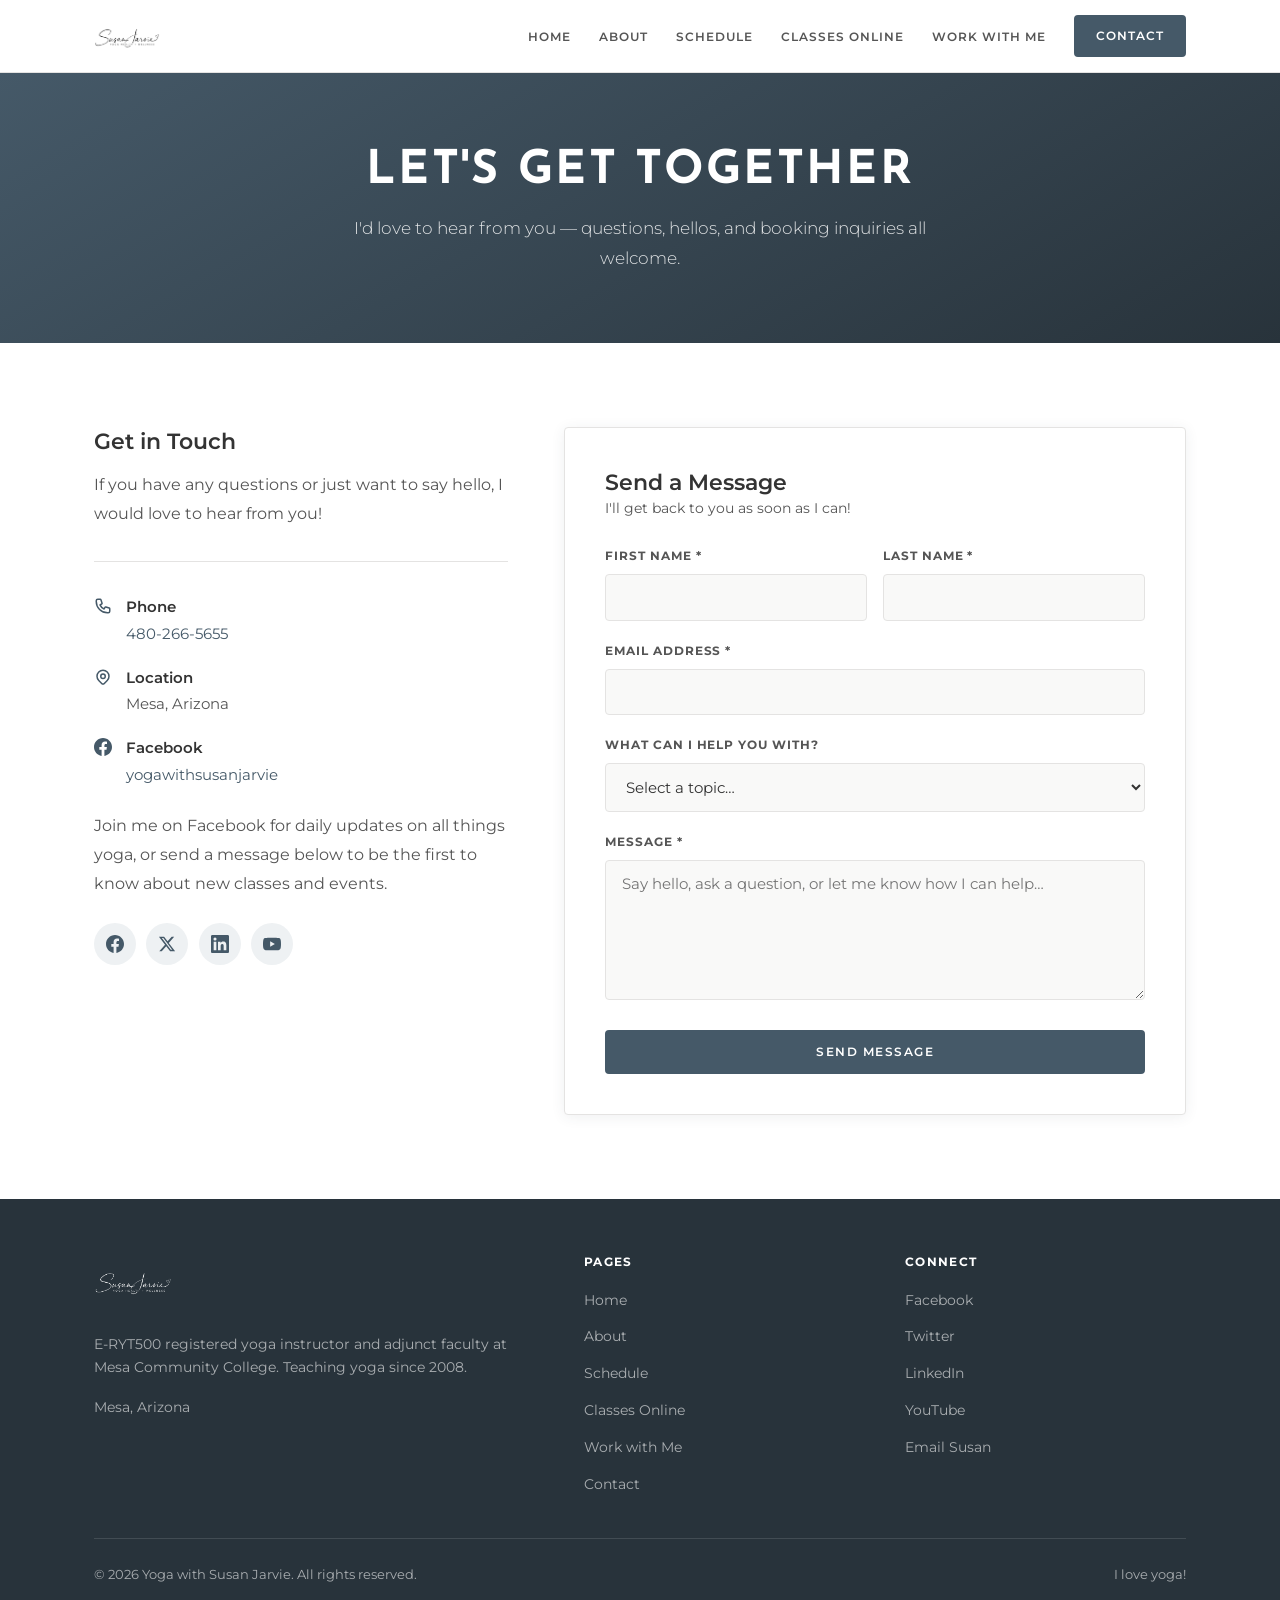
<file: contact.html>
<!DOCTYPE html>
<html lang="en">
<head>
  <meta charset="UTF-8">
  <meta name="viewport" content="width=device-width, initial-scale=1.0">
  <title>Contact | Yoga with Susan Jarvie</title>
  <meta name="description" content="Contact Susan Jarvie — yoga questions, class bookings, and private session inquiries in Mesa, Arizona.">
  <meta name="theme-color" content="#455968">
  <meta property="og:title" content="Contact · Yoga with Susan Jarvie">
  <meta property="og:description" content="Get in touch about classes, private sessions, and events.">
  <meta property="og:type" content="website">
  <link rel="icon" href="favicon.svg" type="image/svg+xml">
  <link rel="stylesheet" href="css/style.css">
</head>
<body>
  <a class="skip-link" href="#main">Skip to content</a>

  <header class="navbar">
    <div class="container navbar__inner">
      <a href="index.html" class="navbar__brand" aria-label="Susan Jarvie — Yoga Health and Wellness, home">
        <img class="navbar__logo" src="images/logo-black.png" alt="Susan Jarvie — Yoga Health + Wellness" width="170" height="44">
      </a>
      <nav aria-label="Primary">
        <ul class="navbar__links">
          <li><a href="index.html">Home</a></li>
          <li><a href="about.html">About</a></li>
          <li><a href="schedule.html">Schedule</a></li>
          <li><a href="classes-online.html">Classes Online</a></li>
          <li><a href="work-with-me.html">Work with Me</a></li>
          <li><a href="contact.html" class="btn btn-primary">Contact</a></li>
        </ul>
      </nav>
      <button class="navbar__hamburger" aria-label="Open menu" aria-expanded="false" aria-controls="mobile-menu">
        <span></span><span></span><span></span>
      </button>
    </div>
    <nav class="navbar__mobile" id="mobile-menu" aria-label="Mobile">
      <a href="index.html">Home</a>
      <a href="about.html">About</a>
      <a href="schedule.html">Schedule</a>
      <a href="classes-online.html">Classes Online</a>
      <a href="work-with-me.html">Work with Me</a>
      <a href="contact.html">Contact</a>
    </nav>
  </header>

  <main id="main">

  <section class="page-hero">
    <div class="container">
      <h1>Let's Get Together</h1>
      <p>I'd love to hear from you — questions, hellos, and booking inquiries all welcome.</p>
    </div>
  </section>

  <section class="section">
    <div class="container">
      <div class="contact-wrap">

        <div class="contact-info">
          <h3>Get in Touch</h3>
          <p>If you have any questions or just want to say hello, I would love to hear from you!</p>

          <hr class="divider">

          <div class="contact-detail">
            <svg width="18" height="18" fill="none" viewBox="0 0 24 24" stroke="currentColor" aria-hidden="true"><path stroke-linecap="round" stroke-linejoin="round" stroke-width="2" d="M3 5a2 2 0 012-2h3.28a1 1 0 01.948.684l1.498 4.493a1 1 0 01-.502 1.21l-2.257 1.13a11.042 11.042 0 005.516 5.516l1.13-2.257a1 1 0 011.21-.502l4.493 1.498a1 1 0 01.684.949V19a2 2 0 01-2 2h-1C9.716 21 3 14.284 3 6V5z"/></svg>
            <div><strong>Phone</strong><a href="tel:+14802665655">480-266-5655</a></div>
          </div>

          <div class="contact-detail">
            <svg width="18" height="18" fill="none" viewBox="0 0 24 24" stroke="currentColor" aria-hidden="true"><path stroke-linecap="round" stroke-linejoin="round" stroke-width="2" d="M17.657 16.657L13.414 20.9a1.998 1.998 0 01-2.827 0l-4.244-4.243a8 8 0 1111.314 0z"/><path stroke-linecap="round" stroke-linejoin="round" stroke-width="2" d="M15 11a3 3 0 11-6 0 3 3 0 016 0z"/></svg>
            <div><strong>Location</strong><span>Mesa, Arizona</span></div>
          </div>

          <div class="contact-detail">
            <svg width="18" height="18" viewBox="0 0 24 24" fill="currentColor" aria-hidden="true"><path d="M24 12.073c0-6.627-5.373-12-12-12s-12 5.373-12 12c0 5.99 4.388 10.954 10.125 11.854v-8.385H7.078v-3.47h3.047V9.43c0-3.007 1.792-4.669 4.533-4.669 1.312 0 2.686.235 2.686.235v2.953H15.83c-1.491 0-1.956.925-1.956 1.874v2.25h3.328l-.532 3.47h-2.796v8.385C19.612 23.027 24 18.062 24 12.073z"/></svg>
            <div><strong>Facebook</strong><a href="https://www.facebook.com/yogawithsusanjarvie" target="_blank" rel="noopener">yogawithsusanjarvie</a></div>
          </div>

          <div style="margin-top:1.5rem"><p>Join me on Facebook for daily updates on all things yoga, or send a message below to be the first to know about new classes and events.</p></div>

          <div class="social-links">
            <a href="https://www.facebook.com/yogawithsusanjarvie" class="social-link" aria-label="Facebook" target="_blank" rel="noopener">
              <svg width="18" height="18" viewBox="0 0 24 24" fill="currentColor" aria-hidden="true"><path d="M24 12.073c0-6.627-5.373-12-12-12s-12 5.373-12 12c0 5.99 4.388 10.954 10.125 11.854v-8.385H7.078v-3.47h3.047V9.43c0-3.007 1.792-4.669 4.533-4.669 1.312 0 2.686.235 2.686.235v2.953H15.83c-1.491 0-1.956.925-1.956 1.874v2.25h3.328l-.532 3.47h-2.796v8.385C19.612 23.027 24 18.062 24 12.073z"/></svg>
            </a>
            <a href="https://www.twitter.com/yogasusanjarvie" class="social-link" aria-label="Twitter" target="_blank" rel="noopener">
              <svg width="18" height="18" viewBox="0 0 24 24" fill="currentColor" aria-hidden="true"><path d="M18.244 2.25h3.308l-7.227 8.26 8.502 11.24H16.17l-5.214-6.817L4.99 21.75H1.68l7.73-8.835L1.254 2.25H8.08l4.713 6.231zm-1.161 17.52h1.833L7.084 4.126H5.117z"/></svg>
            </a>
            <a href="https://www.linkedin.com/in/susan-jarvie-7813b474" class="social-link" aria-label="LinkedIn" target="_blank" rel="noopener">
              <svg width="18" height="18" viewBox="0 0 24 24" fill="currentColor" aria-hidden="true"><path d="M20.447 20.452h-3.554v-5.569c0-1.328-.027-3.037-1.852-3.037-1.853 0-2.136 1.445-2.136 2.939v5.667H9.351V9h3.414v1.561h.046c.477-.9 1.637-1.85 3.37-1.85 3.601 0 4.267 2.37 4.267 5.455v6.286zM5.337 7.433a2.062 2.062 0 01-2.063-2.065 2.064 2.064 0 112.063 2.065zm1.782 13.019H3.555V9h3.564v11.452zM22.225 0H1.771C.792 0 0 .774 0 1.729v20.542C0 23.227.792 24 1.771 24h20.451C23.2 24 24 23.227 24 22.271V1.729C24 .774 23.2 0 22.222 0h.003z"/></svg>
            </a>
            <a href="https://www.youtube.com/@yogawithsusanjarvie" class="social-link" aria-label="YouTube" target="_blank" rel="noopener">
              <svg width="18" height="18" viewBox="0 0 24 24" fill="currentColor" aria-hidden="true"><path d="M23.498 6.186a3.016 3.016 0 00-2.122-2.136C19.505 3.545 12 3.545 12 3.545s-7.505 0-9.377.505A3.017 3.017 0 00.502 6.186C0 8.07 0 12 0 12s0 3.93.502 5.814a3.016 3.016 0 002.122 2.136c1.871.505 9.376.505 9.376.505s7.505 0 9.377-.505a3.015 3.015 0 002.122-2.136C24 15.93 24 12 24 12s0-3.93-.502-5.814zM9.545 15.568V8.432L15.818 12l-6.273 3.568z"/></svg>
            </a>
          </div>
        </div>

        <div class="form-card">
          <h3>Send a Message</h3>
          <p style="color:var(--body);font-size:.9rem;margin-bottom:1.5rem">I'll get back to you as soon as I can!</p>

          <form id="contact-form" method="POST" action="https://formspree.io/f/YOUR_FORM_ID">
            <div class="form-row">
              <div class="form-group">
                <label for="first-name">First Name *</label>
                <input type="text" id="first-name" name="first_name" autocomplete="given-name" required>
              </div>
              <div class="form-group">
                <label for="last-name">Last Name *</label>
                <input type="text" id="last-name" name="last_name" autocomplete="family-name" required>
              </div>
            </div>
            <div class="form-group">
              <label for="email">Email Address *</label>
              <input type="email" id="email" name="email" autocomplete="email" required>
            </div>
            <div class="form-group">
              <label for="subject">What can I help you with?</label>
              <select id="subject" name="subject">
                <option value="">Select a topic…</option>
                <option>Class information</option>
                <option>Private session booking</option>
                <option>Group event inquiry</option>
                <option>Online classes</option>
                <option>Writing services</option>
                <option>Just saying hello!</option>
              </select>
            </div>
            <div class="form-group">
              <label for="message">Message *</label>
              <textarea id="message" name="message" required placeholder="Say hello, ask a question, or let me know how I can help…"></textarea>
            </div>
            <button type="submit" class="btn btn-primary" style="width:100%">Send Message</button>
          </form>

          <div id="form-success" role="status" style="display:none;text-align:center;padding:2rem">
            <svg width="48" height="48" fill="none" viewBox="0 0 24 24" stroke="var(--slate)" style="margin:0 auto 1rem" aria-hidden="true"><path stroke-linecap="round" stroke-linejoin="round" stroke-width="2" d="M9 12l2 2 4-4m6 2a9 9 0 11-18 0 9 9 0 0118 0z"/></svg>
            <h3>Message sent!</h3>
            <p style="color:var(--body)">Thank you — I'll be in touch soon.</p>
          </div>

          <div id="form-error" role="alert" style="display:none;margin-top:1rem" class="notice notice--warn">
            Something went wrong. Please try again or call me at 480-266-5655.
          </div>
        </div>

      </div>
    </div>
  </section>

  </main>

  <footer class="footer">
    <div class="container">
      <div class="footer__inner">
        <div>
          <img class="footer__logo" src="images/logo-white.png" alt="Susan Jarvie — Yoga Health + Wellness" width="190" height="52">
          <p>E-RYT500 registered yoga instructor and adjunct faculty at Mesa Community College. Teaching yoga since 2008.</p>
          <p style="margin-top:.5rem">Mesa, Arizona</p>
        </div>
        <div>
          <h4>Pages</h4>
          <ul class="footer__links">
            <li><a href="index.html">Home</a></li>
            <li><a href="about.html">About</a></li>
            <li><a href="schedule.html">Schedule</a></li>
            <li><a href="classes-online.html">Classes Online</a></li>
            <li><a href="work-with-me.html">Work with Me</a></li>
            <li><a href="contact.html">Contact</a></li>
          </ul>
        </div>
        <div>
          <h4>Connect</h4>
          <ul class="footer__links">
            <li><a href="https://www.facebook.com/yogawithsusanjarvie" target="_blank" rel="noopener">Facebook</a></li>
            <li><a href="https://www.twitter.com/yogasusanjarvie" target="_blank" rel="noopener">Twitter</a></li>
            <li><a href="https://www.linkedin.com/in/susan-jarvie-7813b474" target="_blank" rel="noopener">LinkedIn</a></li>
            <li><a href="https://www.youtube.com/@yogawithsusanjarvie" target="_blank" rel="noopener">YouTube</a></li>
            <li><a href="contact.html">Email Susan</a></li>
          </ul>
        </div>
      </div>
      <div class="footer__bottom">
        <span>&copy; <span id="year"></span> Yoga with Susan Jarvie. All rights reserved.</span>
        <span>I love yoga!</span>
      </div>
    </div>
  </footer>

  <script src="js/content.js"></script>
  <script>
    document.getElementById('year').textContent = new Date().getFullYear();

    document.getElementById('contact-form').addEventListener('submit', async function(e) {
      e.preventDefault();
      const form = this;
      const endpoint = form.getAttribute('action');
      if (!endpoint || endpoint.includes('YOUR_FORM_ID')) {
        const err = document.getElementById('form-error');
        err.style.display = 'block';
        err.textContent = 'Contact form not yet configured. Please call Susan at 480-266-5655.';
        return;
      }
      try {
        const res = await fetch(endpoint, { method: 'POST', body: new FormData(form), headers: { Accept: 'application/json' } });
        if (res.ok) {
          form.style.display = 'none';
          document.getElementById('form-success').style.display = 'block';
        } else { throw new Error(); }
      } catch { document.getElementById('form-error').style.display = 'block'; }
    });
  </script>
</body>
</html>
</file>
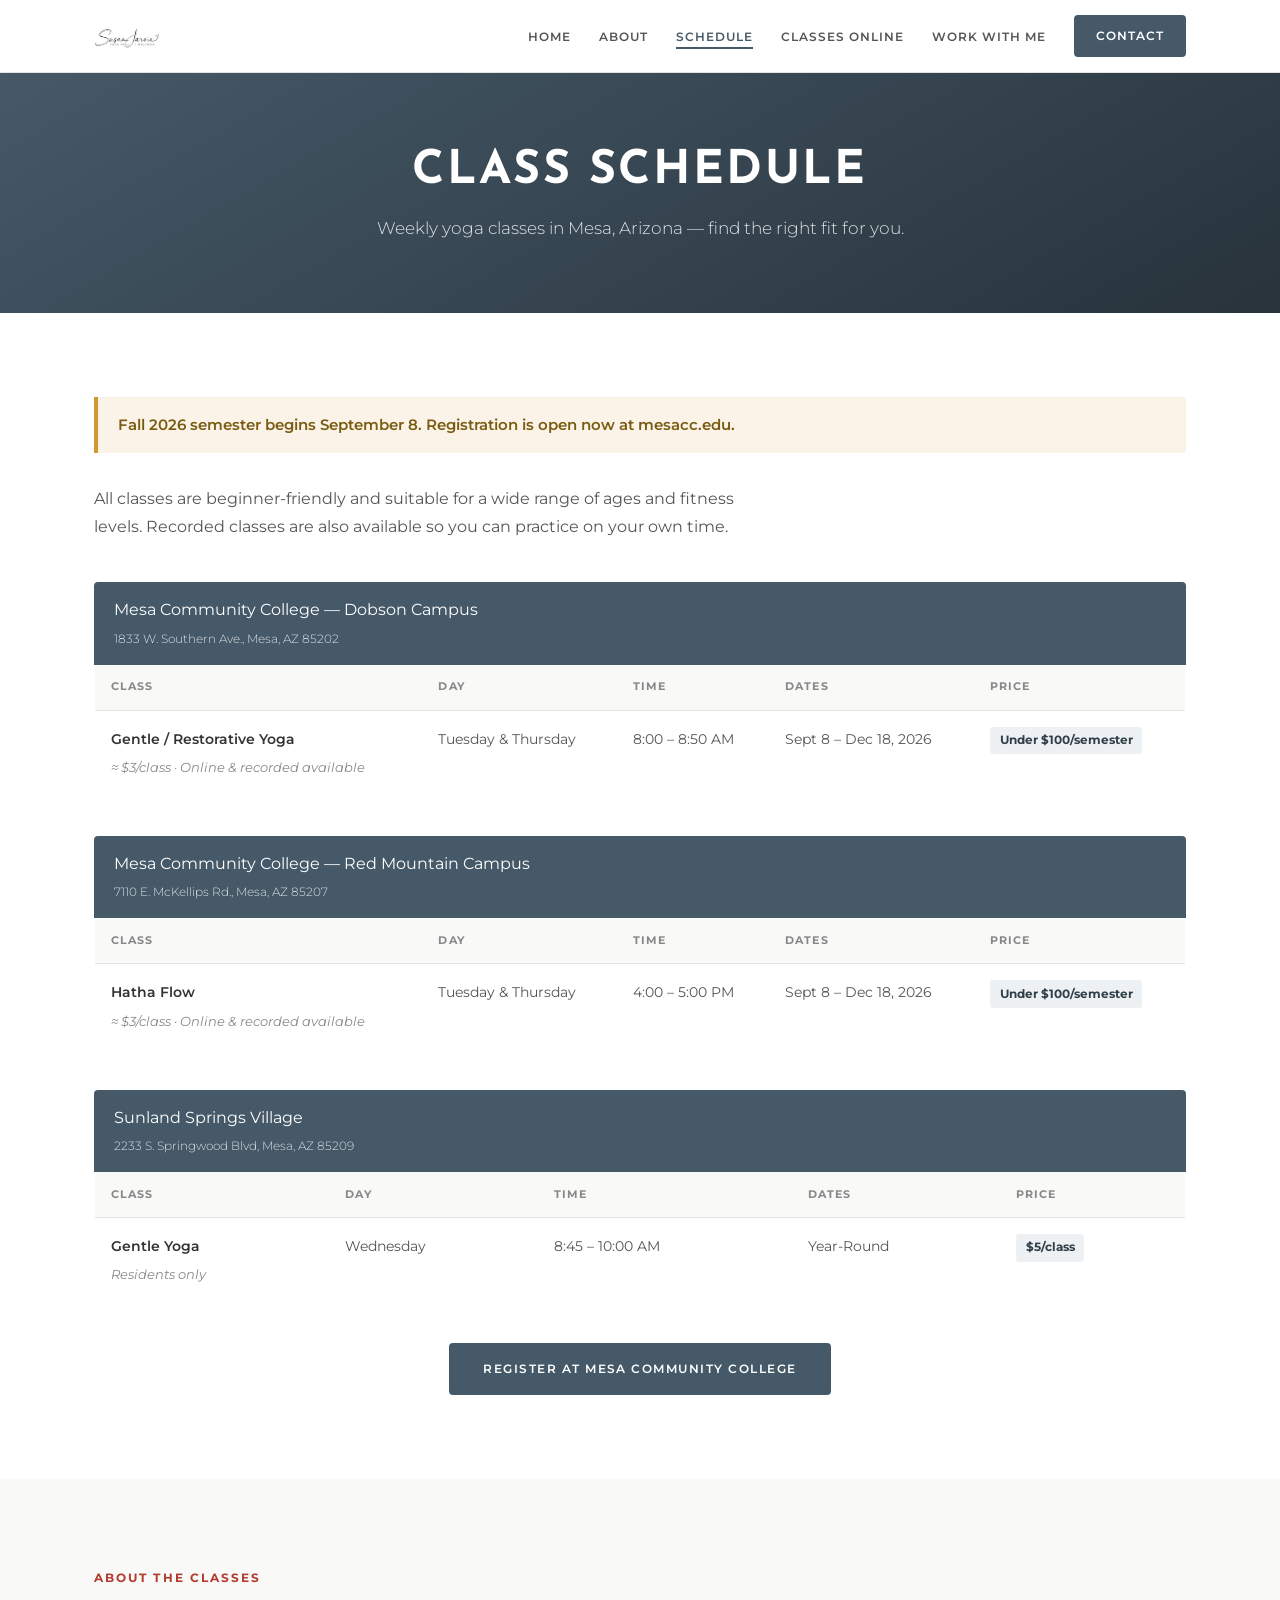
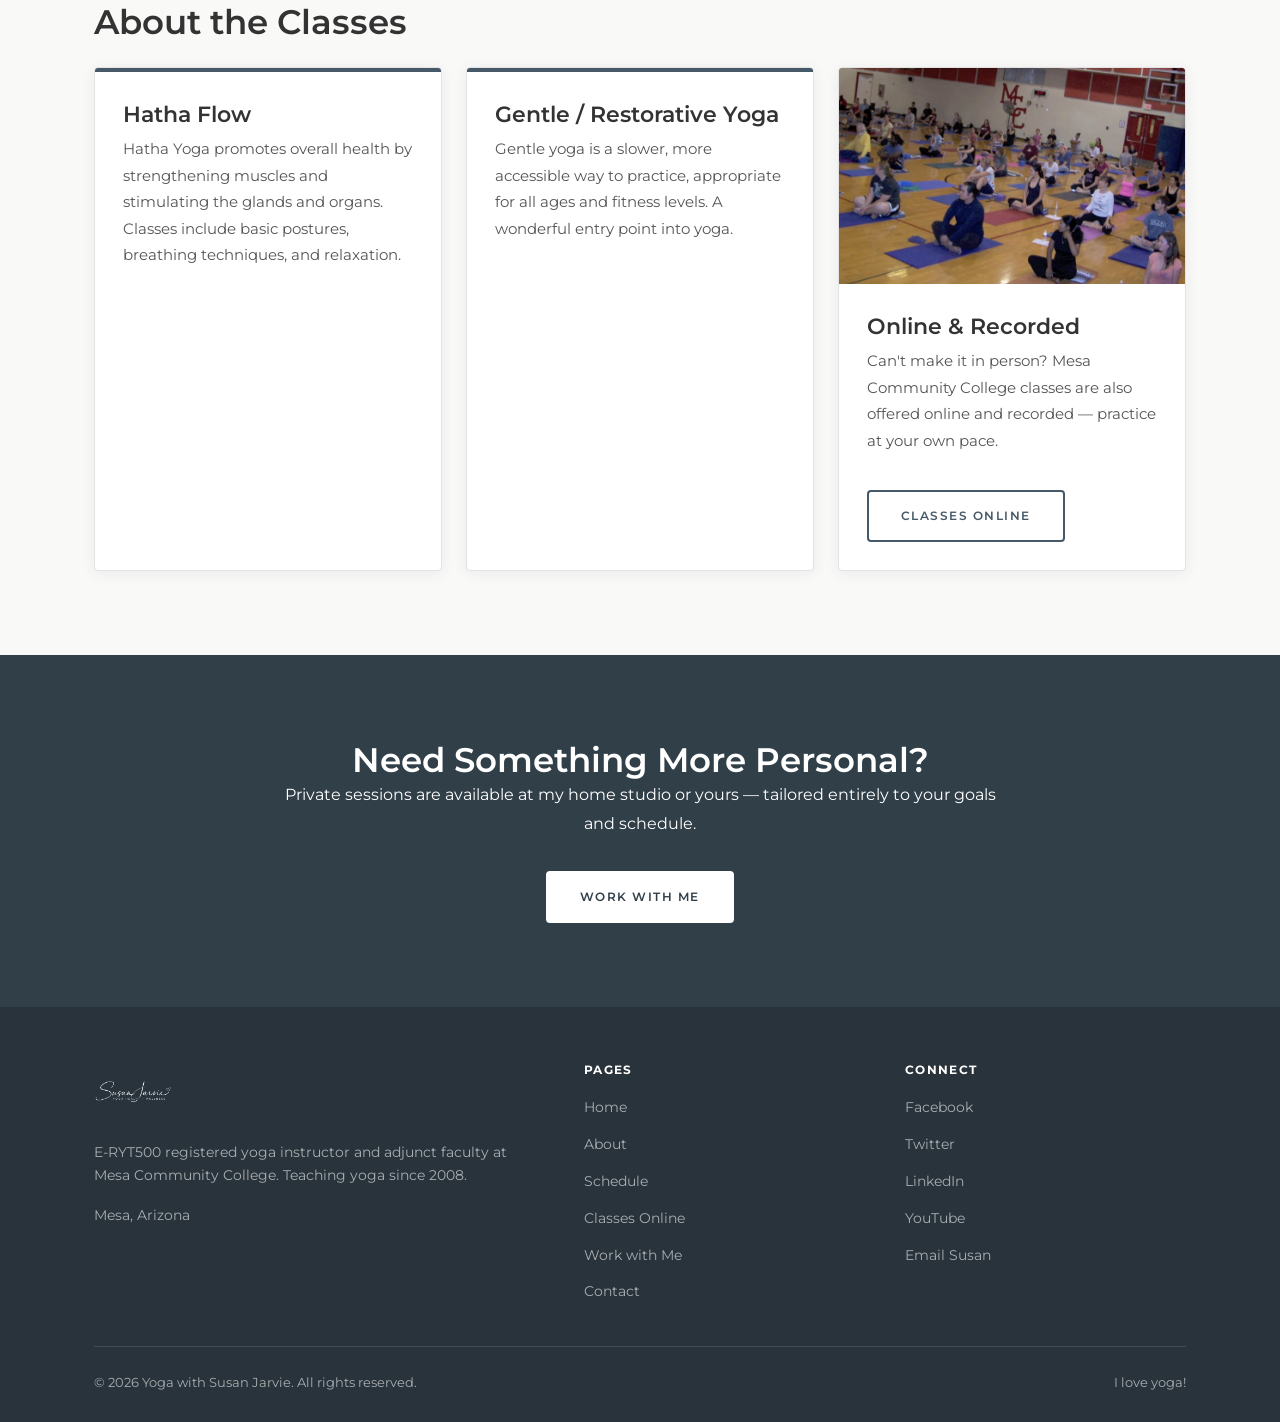
<file: schedule.html>
<!DOCTYPE html>
<html lang="en">
<head>
  <meta charset="UTF-8">
  <meta name="viewport" content="width=device-width, initial-scale=1.0">
  <title>Schedule | Yoga with Susan Jarvie</title>
  <meta name="description" content="Yoga class schedule with Susan Jarvie — Mesa Community College and Sunland Springs Village, Mesa, Arizona.">
  <meta name="theme-color" content="#455968">
  <meta property="og:title" content="Schedule · Yoga with Susan Jarvie">
  <meta property="og:description" content="Weekly yoga classes in Mesa, Arizona.">
  <meta property="og:type" content="website">
  <link rel="icon" href="favicon.svg" type="image/svg+xml">
  <link rel="stylesheet" href="css/style.css">
</head>
<body>
  <a class="skip-link" href="#main">Skip to content</a>

  <header class="navbar">
    <div class="container navbar__inner">
      <a href="index.html" class="navbar__brand" aria-label="Susan Jarvie — Yoga Health and Wellness, home">
        <img class="navbar__logo" src="images/logo-black.png" alt="Susan Jarvie — Yoga Health + Wellness" width="170" height="44">
      </a>
      <nav aria-label="Primary">
        <ul class="navbar__links">
          <li><a href="index.html">Home</a></li>
          <li><a href="about.html">About</a></li>
          <li><a href="schedule.html">Schedule</a></li>
          <li><a href="classes-online.html">Classes Online</a></li>
          <li><a href="work-with-me.html">Work with Me</a></li>
          <li><a href="contact.html" class="btn btn-primary">Contact</a></li>
        </ul>
      </nav>
      <button class="navbar__hamburger" aria-label="Open menu" aria-expanded="false" aria-controls="mobile-menu">
        <span></span><span></span><span></span>
      </button>
    </div>
    <nav class="navbar__mobile" id="mobile-menu" aria-label="Mobile">
      <a href="index.html">Home</a>
      <a href="about.html">About</a>
      <a href="schedule.html">Schedule</a>
      <a href="classes-online.html">Classes Online</a>
      <a href="work-with-me.html">Work with Me</a>
      <a href="contact.html">Contact</a>
    </nav>
  </header>

  <main id="main">

  <section class="page-hero">
    <div class="container">
      <h1>Class Schedule</h1>
      <p>Weekly yoga classes in Mesa, Arizona — find the right fit for you.</p>
    </div>
  </section>

  <section class="section">
    <div class="container">

      <div class="notice notice--warn" style="margin-bottom:2rem">
        Fall 2026 semester begins September 8. Registration is open now at mesacc.edu.
      </div>

      <p class="section-intro" style="margin-bottom:2.5rem">All classes are beginner-friendly and suitable for a wide range of ages and fitness levels. Recorded classes are also available so you can practice on your own time.</p>

      <div class="schedule-group">
        <div class="schedule-group__header">
          Mesa Community College — Dobson Campus
          <div class="schedule-group__address">1833 W. Southern Ave., Mesa, AZ 85202</div>
        </div>
        <table class="schedule-table">
          <thead>
            <tr><th>Class</th><th>Day</th><th>Time</th><th>Dates</th><th>Price</th></tr>
          </thead>
          <tbody>
            <tr>
              <td data-label="Class">
                <span class="class-name">Gentle / Restorative Yoga</span>
                <div class="class-note">≈ $3/class · Online &amp; recorded available</div>
              </td>
              <td data-label="Day">Tuesday &amp; Thursday</td>
              <td data-label="Time">8:00 – 8:50 AM</td>
              <td data-label="Dates">Sept 8 – Dec 18, 2026</td>
              <td data-label="Price"><span class="class-price">Under $100/semester</span></td>
            </tr>
          </tbody>
        </table>
      </div>

      <div class="schedule-group">
        <div class="schedule-group__header">
          Mesa Community College — Red Mountain Campus
          <div class="schedule-group__address">7110 E. McKellips Rd., Mesa, AZ 85207</div>
        </div>
        <table class="schedule-table">
          <thead>
            <tr><th>Class</th><th>Day</th><th>Time</th><th>Dates</th><th>Price</th></tr>
          </thead>
          <tbody>
            <tr>
              <td data-label="Class">
                <span class="class-name">Hatha Flow</span>
                <div class="class-note">≈ $3/class · Online &amp; recorded available</div>
              </td>
              <td data-label="Day">Tuesday &amp; Thursday</td>
              <td data-label="Time">4:00 – 5:00 PM</td>
              <td data-label="Dates">Sept 8 – Dec 18, 2026</td>
              <td data-label="Price"><span class="class-price">Under $100/semester</span></td>
            </tr>
          </tbody>
        </table>
      </div>

      <div class="schedule-group">
        <div class="schedule-group__header">
          Sunland Springs Village
          <div class="schedule-group__address">2233 S. Springwood Blvd, Mesa, AZ 85209</div>
        </div>
        <table class="schedule-table">
          <thead>
            <tr><th>Class</th><th>Day</th><th>Time</th><th>Dates</th><th>Price</th></tr>
          </thead>
          <tbody>
            <tr>
              <td data-label="Class">
                <span class="class-name">Gentle Yoga</span>
                <div class="class-note">Residents only</div>
              </td>
              <td data-label="Day">Wednesday</td>
              <td data-label="Time">8:45 – 10:00 AM</td>
              <td data-label="Dates">Year-Round</td>
              <td data-label="Price"><span class="class-price">$5/class</span></td>
            </tr>
          </tbody>
        </table>
      </div>

      <div class="text-center" style="margin-top:2rem">
        <a href="https://contacts.mesacc.edu/susan.jarvie" class="btn btn-primary" target="_blank" rel="noopener">
          Register at Mesa Community College
        </a>
      </div>

    </div>
  </section>

  <section class="section section--soft">
    <div class="container">
      <span class="eyebrow">About the Classes</span>
      <h2 class="section-heading">About the Classes</h2>
      <div class="cards" style="margin-top:1.5rem">
        <article class="card">
          <div class="card__accent"></div>
          <div class="card__body">
            <h3>Hatha Flow</h3>
            <p>Hatha Yoga promotes overall health by strengthening muscles and stimulating the glands and organs. Classes include basic postures, breathing techniques, and relaxation.</p>
          </div>
        </article>
        <article class="card">
          <div class="card__accent"></div>
          <div class="card__body">
            <h3>Gentle / Restorative Yoga</h3>
            <p>Gentle yoga is a slower, more accessible way to practice, appropriate for all ages and fitness levels. A wonderful entry point into yoga.</p>
          </div>
        </article>
        <article class="card">
          <img class="card__img" src="images/mcc-yoga.png" alt="Group yoga class at Mesa Community College" loading="lazy" decoding="async">
          <div class="card__body">
            <h3>Online &amp; Recorded</h3>
            <p>Can't make it in person? Mesa Community College classes are also offered online and recorded — practice at your own pace.</p>
            <a href="classes-online.html" class="btn btn-outline">Classes Online</a>
          </div>
        </article>
      </div>
    </div>
  </section>

  <section class="section section--dark">
    <div class="container text-center">
      <h2>Need Something More Personal?</h2>
      <p class="measure-center" style="margin-bottom:2rem">Private sessions are available at my home studio or yours — tailored entirely to your goals and schedule.</p>
      <a href="work-with-me.html" class="btn btn-white">Work with Me</a>
    </div>
  </section>

  </main>

  <footer class="footer">
    <div class="container">
      <div class="footer__inner">
        <div>
          <img class="footer__logo" src="images/logo-white.png" alt="Susan Jarvie — Yoga Health + Wellness" width="190" height="52">
          <p>E-RYT500 registered yoga instructor and adjunct faculty at Mesa Community College. Teaching yoga since 2008.</p>
          <p style="margin-top:.5rem">Mesa, Arizona</p>
        </div>
        <div>
          <h4>Pages</h4>
          <ul class="footer__links">
            <li><a href="index.html">Home</a></li>
            <li><a href="about.html">About</a></li>
            <li><a href="schedule.html">Schedule</a></li>
            <li><a href="classes-online.html">Classes Online</a></li>
            <li><a href="work-with-me.html">Work with Me</a></li>
            <li><a href="contact.html">Contact</a></li>
          </ul>
        </div>
        <div>
          <h4>Connect</h4>
          <ul class="footer__links">
            <li><a href="https://www.facebook.com/yogawithsusanjarvie" target="_blank" rel="noopener">Facebook</a></li>
            <li><a href="https://www.twitter.com/yogasusanjarvie" target="_blank" rel="noopener">Twitter</a></li>
            <li><a href="https://www.linkedin.com/in/susan-jarvie-7813b474" target="_blank" rel="noopener">LinkedIn</a></li>
            <li><a href="https://www.youtube.com/@yogawithsusanjarvie" target="_blank" rel="noopener">YouTube</a></li>
            <li><a href="contact.html">Email Susan</a></li>
          </ul>
        </div>
      </div>
      <div class="footer__bottom">
        <span>&copy; <span id="year"></span> Yoga with Susan Jarvie. All rights reserved.</span>
        <span>I love yoga!</span>
      </div>
    </div>
  </footer>

  <script src="js/content.js"></script>
  <script>document.getElementById('year').textContent = new Date().getFullYear();</script>
</body>
</html>
</file>
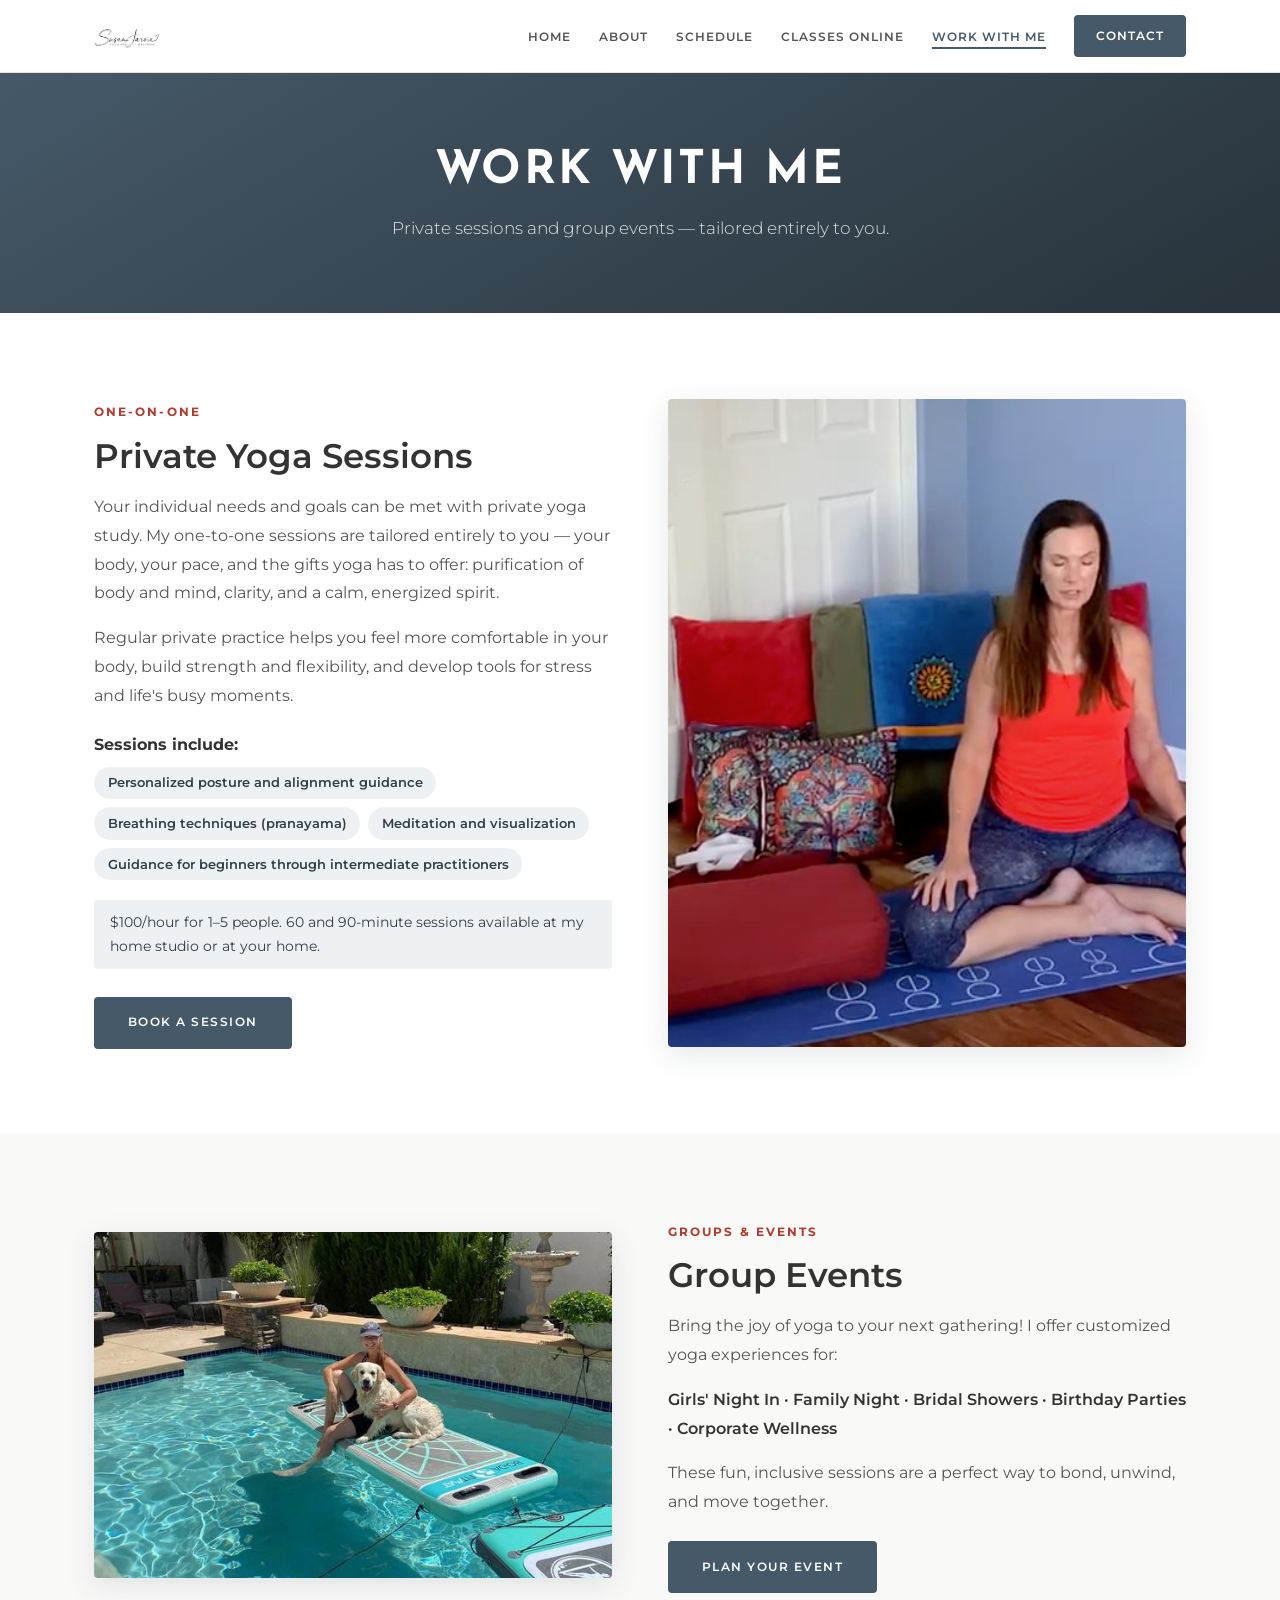
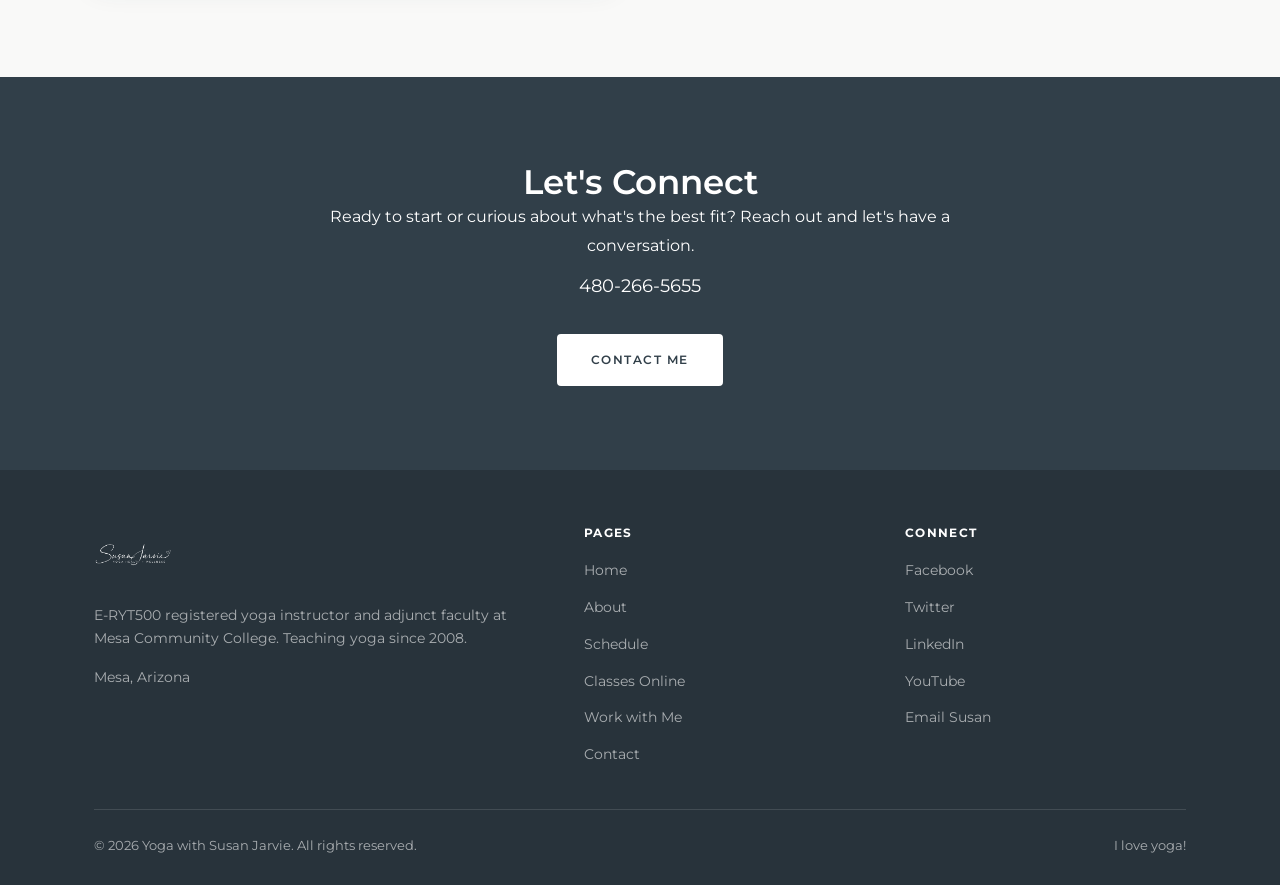
<file: work-with-me.html>
<!DOCTYPE html>
<html lang="en">
<head>
  <meta charset="UTF-8">
  <meta name="viewport" content="width=device-width, initial-scale=1.0">
  <title>Work with Me | Yoga with Susan Jarvie</title>
  <meta name="description" content="Work with Susan Jarvie — private yoga sessions, group events, and creative writing services in Mesa, Arizona.">
  <meta name="theme-color" content="#455968">
  <meta property="og:title" content="Work with Me · Yoga with Susan Jarvie">
  <meta property="og:description" content="Private sessions, group events, and creative services.">
  <meta property="og:image" content="images/susan-pool-yoga.png">
  <meta property="og:type" content="website">
  <link rel="icon" href="favicon.svg" type="image/svg+xml">
  <link rel="stylesheet" href="css/style.css">
</head>
<body>
  <a class="skip-link" href="#main">Skip to content</a>

  <header class="navbar">
    <div class="container navbar__inner">
      <a href="index.html" class="navbar__brand" aria-label="Susan Jarvie — Yoga Health and Wellness, home">
        <img class="navbar__logo" src="images/logo-black.png" alt="Susan Jarvie — Yoga Health + Wellness" width="170" height="44">
      </a>
      <nav aria-label="Primary">
        <ul class="navbar__links">
          <li><a href="index.html">Home</a></li>
          <li><a href="about.html">About</a></li>
          <li><a href="schedule.html">Schedule</a></li>
          <li><a href="classes-online.html">Classes Online</a></li>
          <li><a href="work-with-me.html">Work with Me</a></li>
          <li><a href="contact.html" class="btn btn-primary">Contact</a></li>
        </ul>
      </nav>
      <button class="navbar__hamburger" aria-label="Open menu" aria-expanded="false" aria-controls="mobile-menu">
        <span></span><span></span><span></span>
      </button>
    </div>
    <nav class="navbar__mobile" id="mobile-menu" aria-label="Mobile">
      <a href="index.html">Home</a>
      <a href="about.html">About</a>
      <a href="schedule.html">Schedule</a>
      <a href="classes-online.html">Classes Online</a>
      <a href="work-with-me.html">Work with Me</a>
      <a href="contact.html">Contact</a>
    </nav>
  </header>

  <main id="main">

  <section class="page-hero">
    <div class="container">
      <h1>Work with Me</h1>
      <p>Private sessions and group events — tailored entirely to you.</p>
    </div>
  </section>

  <section class="section">
    <div class="container">
      <div class="band">
        <div>
          <span class="eyebrow">One-on-One</span>
          <h2 class="section-heading">Private Yoga Sessions</h2>
          <p>Your individual needs and goals can be met with private yoga study. My one-to-one sessions are tailored entirely to you — your body, your pace, and the gifts yoga has to offer: purification of body and mind, clarity, and a calm, energized spirit.</p>
          <p style="margin-top:1rem">Regular private practice helps you feel more comfortable in your body, build strength and flexibility, and develop tools for stress and life's busy moments.</p>

          <h4 style="margin-top:1.5rem">Sessions include:</h4>
          <ul class="inline-list" style="margin-top:.75rem">
            <li>Personalized posture and alignment guidance</li>
            <li>Breathing techniques (pranayama)</li>
            <li>Meditation and visualization</li>
            <li>Guidance for beginners through intermediate practitioners</li>
          </ul>

          <p class="price-tag" style="margin-top:1.25rem">$100/hour for 1–5 people. 60 and 90-minute sessions available at my home studio or at your home.</p>
          <div class="btn-group" style="margin-top:1rem">
            <a href="contact.html" class="btn btn-primary">Book a Session</a>
          </div>
        </div>
        <img class="feature-img" src="images/susan-pool-yoga.png" alt="Susan guiding a seated meditation in a private session" loading="lazy" decoding="async">
      </div>
    </div>
  </section>

  <section class="section section--soft">
    <div class="container">
      <div class="band flip">
        <div>
          <span class="eyebrow">Groups &amp; Events</span>
          <h2 class="section-heading">Group Events</h2>
          <p>Bring the joy of yoga to your next gathering! I offer customized yoga experiences for:</p>
          <p style="margin-top:1rem"><strong>Girls' Night In &middot; Family Night &middot; Bridal Showers &middot; Birthday Parties &middot; Corporate Wellness</strong></p>
          <p style="margin-top:1rem">These fun, inclusive sessions are a perfect way to bond, unwind, and move together.</p>
          <div class="btn-group" style="margin-top:1.5rem">
            <a href="contact.html" class="btn btn-primary">Plan Your Event</a>
          </div>
        </div>
        <img class="feature-img feature-img--wide" src="images/pool-2.jpg" alt="Pool yoga session — Float Into Fitness" loading="lazy" decoding="async">
      </div>
    </div>
  </section>

  <section class="section section--dark">
    <div class="container text-center">
      <h2>Let's Connect</h2>
      <p class="measure-center" style="margin-bottom:.5rem">Ready to start or curious about what's the best fit? Reach out and let's have a conversation.</p>
      <p style="margin-bottom:2rem;font-size:1.15rem">
        <a href="tel:+14802665655" style="color:#fff">480-266-5655</a>
      </p>
      <a href="contact.html" class="btn btn-white">Contact Me</a>
    </div>
  </section>

  </main>

  <footer class="footer">
    <div class="container">
      <div class="footer__inner">
        <div>
          <img class="footer__logo" src="images/logo-white.png" alt="Susan Jarvie — Yoga Health + Wellness" width="190" height="52">
          <p>E-RYT500 registered yoga instructor and adjunct faculty at Mesa Community College. Teaching yoga since 2008.</p>
          <p style="margin-top:.5rem">Mesa, Arizona</p>
        </div>
        <div>
          <h4>Pages</h4>
          <ul class="footer__links">
            <li><a href="index.html">Home</a></li>
            <li><a href="about.html">About</a></li>
            <li><a href="schedule.html">Schedule</a></li>
            <li><a href="classes-online.html">Classes Online</a></li>
            <li><a href="work-with-me.html">Work with Me</a></li>
            <li><a href="contact.html">Contact</a></li>
          </ul>
        </div>
        <div>
          <h4>Connect</h4>
          <ul class="footer__links">
            <li><a href="https://www.facebook.com/yogawithsusanjarvie" target="_blank" rel="noopener">Facebook</a></li>
            <li><a href="https://www.twitter.com/yogasusanjarvie" target="_blank" rel="noopener">Twitter</a></li>
            <li><a href="https://www.linkedin.com/in/susan-jarvie-7813b474" target="_blank" rel="noopener">LinkedIn</a></li>
            <li><a href="https://www.youtube.com/@yogawithsusanjarvie" target="_blank" rel="noopener">YouTube</a></li>
            <li><a href="contact.html">Email Susan</a></li>
          </ul>
        </div>
      </div>
      <div class="footer__bottom">
        <span>&copy; <span id="year"></span> Yoga with Susan Jarvie. All rights reserved.</span>
        <span>I love yoga!</span>
      </div>
    </div>
  </footer>

  <script src="js/content.js"></script>
  <script>document.getElementById('year').textContent = new Date().getFullYear();</script>
</body>
</html>
</file>
<file: css/style.css>
@import url('https://fonts.googleapis.com/css2?family=Montserrat:wght@300;400;500;600;700&family=Josefin+Sans:wght@400;600;700&display=swap');

/* ─────────────────────────────────────────────────────────────────
   Yoga with Susan Jarvie
   Palette & type matched to the original site:
   slate #455968 / #313f49 · text #555 / #333 · off-white #f9f9f8
   Montserrat (UI/body) + Josefin Sans (display)
   ───────────────────────────────────────────────────────────────── */

:root {
  --slate:        #455968;
  --slate-dark:   #313f49;
  --slate-darker: #28333b;
  --slate-pale:   #eef1f3;
  --slate-tint:   #dfe5e9;

  --accent:       #b23a2e;   /* restrained warm accent (nod to original red) */
  --accent-dark:  #8f2d23;

  --ink:          #333333;
  --body:         #555555;
  --muted:        #888888;

  --bg:           #ffffff;
  --bg-soft:      #f9f9f8;
  --bg-mute:      #f1f1f1;
  --border:       #e4e3e2;

  --font-display: 'Josefin Sans', 'Montserrat', sans-serif;
  --font-ui:      'Montserrat', system-ui, -apple-system, sans-serif;

  --max-w:        1140px;
  --radius:       4px;
  --shadow:       0 2px 14px rgba(49,63,73,.08);
  --shadow-lg:    0 8px 30px rgba(49,63,73,.12);
  --transition:   .2s ease;
}

/* ── Reset ─────────────────────────────────────────────────────── */
*, *::before, *::after { box-sizing: border-box; margin: 0; padding: 0; }
html { scroll-behavior: smooth; -webkit-text-size-adjust: 100%; }
body {
  font-family: var(--font-ui);
  background: var(--bg);
  color: var(--body);
  font-size: 16px;
  font-weight: 400;
  line-height: 1.8;
  -webkit-font-smoothing: antialiased;
  -moz-osx-font-smoothing: grayscale;
}
a { color: var(--slate); text-decoration: none; transition: color var(--transition); }
a:hover { color: var(--accent); }

/* Accessibility: visible focus + skip link + reduced motion */
:focus-visible { outline: 3px solid var(--slate); outline-offset: 2px; border-radius: 2px; }
.skip-link {
  position: absolute; left: -999px; top: 0; z-index: 1000;
  background: var(--slate-dark); color: #fff; padding: .75rem 1.25rem;
  border-radius: 0 0 var(--radius) 0; font-weight: 600; font-size: .85rem;
}
.skip-link:focus { left: 0; color: #fff; }
@media (prefers-reduced-motion: reduce) {
  *, *::before, *::after { animation: none !important; transition: none !important; scroll-behavior: auto !important; }
}

/* ── Typography ────────────────────────────────────────────────── */
h1, h2, h3, h4 { font-family: var(--font-ui); line-height: 1.25; color: var(--ink); font-weight: 600; }
h1 { font-size: clamp(1.9rem, 4.5vw, 2.9rem); }
h2 { font-size: clamp(1.5rem, 3.2vw, 2.1rem); }
h3 { font-size: clamp(1.15rem, 2.2vw, 1.4rem); }
h4 { font-size: 1rem; font-weight: 700; }
p  { margin-bottom: 1rem; }
p:last-child { margin-bottom: 0; }
strong { color: var(--ink); font-weight: 600; }

/* ── Layout helpers ────────────────────────────────────────────── */
.container { width: 100%; max-width: var(--max-w); margin-inline: auto; padding-inline: 1.5rem; }
.section { padding-block: 84px; }
.section-sm { padding-block: 52px; }
.section--soft { background: var(--bg-soft); }
.section--mute { background: var(--bg-mute); }
.section--slate { background: var(--slate); color: #fff; }
.section--dark  { background: var(--slate-dark); color: #fff; }
.section--slate h1, .section--slate h2, .section--slate h3, .section--slate p,
.section--dark  h1, .section--dark  h2, .section--dark  h3, .section--dark  p { color: #fff; }

.measure { max-width: 720px; }
.measure-center { max-width: 720px; margin-inline: auto; }
.text-center { text-align: center; }
.stack-sm > * + * { margin-top: .75rem; }

.eyebrow {
  display: inline-block;
  font-size: .72rem; font-weight: 700; letter-spacing: .18em;
  text-transform: uppercase; color: var(--accent); margin-bottom: .75rem;
}
.section--slate .eyebrow, .section--dark .eyebrow { color: var(--slate-tint); }
.section-heading { margin-bottom: 1rem; }
.section-intro { color: var(--body); max-width: 680px; margin-bottom: 2.5rem; }
.section-intro.centered { margin-inline: auto; }

/* ── Buttons ───────────────────────────────────────────────────── */
.btn {
  display: inline-block; padding: .8rem 2rem; border-radius: var(--radius);
  font-family: var(--font-ui); font-size: .78rem; font-weight: 600;
  letter-spacing: .12em; text-transform: uppercase; cursor: pointer;
  border: 2px solid transparent; text-align: center;
  transition: background var(--transition), color var(--transition), border-color var(--transition), transform var(--transition);
}
.btn:hover { transform: translateY(-2px); }
.btn-primary { background: var(--slate); color: #fff; border-color: var(--slate); }
.btn-primary:hover { background: var(--slate-dark); border-color: var(--slate-dark); color: #fff; }
.btn-outline { background: transparent; color: var(--slate); border-color: var(--slate); }
.btn-outline:hover { background: var(--slate); color: #fff; }
.btn-white { background: #fff; color: var(--slate-dark); border-color: #fff; }
.btn-white:hover { background: transparent; color: #fff; }
.btn-ghost-light { background: transparent; color: #fff; border-color: rgba(255,255,255,.7); }
.btn-ghost-light:hover { background: #fff; color: var(--slate-dark); border-color: #fff; }
.btn-group { display: flex; gap: 1rem; flex-wrap: wrap; }
.btn-group.centered { justify-content: center; }

/* ── Navigation ────────────────────────────────────────────────── */
.navbar { position: sticky; top: 0; z-index: 100; background: #fff; border-bottom: 1px solid var(--border); }
.navbar__inner { display: flex; align-items: center; justify-content: space-between; height: 72px; gap: 1rem; }
.navbar__brand { display: flex; flex-direction: column; line-height: 1.15; }
.navbar__brand-name {
  font-family: var(--font-display); font-size: 1.25rem; font-weight: 700;
  letter-spacing: .06em; text-transform: uppercase; color: var(--slate-dark);
}
.navbar__brand-sub { font-size: .62rem; font-weight: 600; letter-spacing: .22em; text-transform: uppercase; color: var(--accent); }
.navbar__links { display: flex; gap: 1.75rem; list-style: none; align-items: center; }
.navbar__links a {
  font-size: .78rem; font-weight: 600; letter-spacing: .08em; text-transform: uppercase;
  color: var(--body); padding-bottom: 3px; border-bottom: 2px solid transparent;
}
.navbar__links a:hover, .navbar__links a.active { color: var(--slate); border-bottom-color: var(--slate); }
.navbar__links a.btn-primary { color: #fff; padding: .5rem 1.25rem; border: 2px solid var(--slate); }
.navbar__links a.btn-primary:hover { color: #fff; }

.navbar__hamburger { display: none; flex-direction: column; gap: 5px; cursor: pointer; padding: 8px; background: none; border: none; }
.navbar__hamburger span { display: block; width: 24px; height: 2px; background: var(--slate-dark); transition: all var(--transition); }

.navbar__mobile { display: none; flex-direction: column; background: #fff; border-top: 1px solid var(--border); padding: .5rem 1.5rem 1rem; }
.navbar__mobile a {
  display: block; padding: .7rem 0; font-size: .82rem; font-weight: 600; letter-spacing: .08em;
  text-transform: uppercase; color: var(--body); border-bottom: 1px solid var(--border);
}
.navbar__mobile a:last-child { border-bottom: none; }
.navbar__mobile a:hover { color: var(--slate); }
.navbar__mobile.open { display: flex; }

@media (max-width: 860px) {
  .navbar__links { display: none; }
  .navbar__hamburger { display: flex; }
}

/* ── Hero (no photo — slate gradient + uppercase display type) ──── */
.hero {
  position: relative; text-align: center; color: #fff; overflow: hidden;
  background: linear-gradient(150deg, var(--slate) 0%, var(--slate-darker) 100%);
  padding-block: 130px 110px;
}
.hero::after {
  content: ''; position: absolute; inset: 0; pointer-events: none;
  background:
    radial-gradient(circle at 20% 25%, rgba(255,255,255,.06), transparent 45%),
    radial-gradient(circle at 80% 70%, rgba(255,255,255,.05), transparent 40%);
}
.hero__content { position: relative; z-index: 1; }
.hero__eyebrow {
  display: inline-block; font-size: .74rem; font-weight: 600; letter-spacing: .26em;
  text-transform: uppercase; color: rgba(255,255,255,.72); margin-bottom: 1.5rem;
}
.hero h1 {
  font-family: var(--font-display); font-weight: 700; text-transform: uppercase;
  letter-spacing: .04em; color: #fff; margin-bottom: 1.5rem; line-height: 1.15;
}
.hero p { font-size: 1.1rem; color: rgba(255,255,255,.88); max-width: 560px; margin-inline: auto; margin-bottom: 2.25rem; font-weight: 300; }

/* ── Page hero (inner pages) ───────────────────────────────────── */
.page-hero {
  background: linear-gradient(150deg, var(--slate) 0%, var(--slate-darker) 100%);
  color: #fff; padding-block: 70px; text-align: center;
}
.page-hero h1 {
  font-family: var(--font-display); font-weight: 700; text-transform: uppercase;
  letter-spacing: .05em; color: #fff; margin-bottom: .75rem;
}
.page-hero p { color: rgba(255,255,255,.85); font-size: 1.05rem; max-width: 620px; margin-inline: auto; margin: 0 auto; font-weight: 300; }

/* ── Cards ─────────────────────────────────────────────────────── */
.cards { display: grid; grid-template-columns: repeat(auto-fit, minmax(280px, 1fr)); gap: 1.5rem; }
.card {
  background: #fff; border: 1px solid var(--border); border-radius: var(--radius);
  box-shadow: var(--shadow); display: flex; flex-direction: column; overflow: hidden;
  transition: box-shadow var(--transition), transform var(--transition);
}
.card:hover { box-shadow: var(--shadow-lg); transform: translateY(-3px); }
.card__accent { height: 4px; background: var(--slate); }
.card__body { padding: 1.75rem; display: flex; flex-direction: column; flex: 1; }
.card__body h3 { margin-bottom: .5rem; }
.card__body .eyebrow { margin-bottom: .5rem; }
.card__body p { color: var(--body); flex: 1; font-size: .92rem; }
.card__body .btn { margin-top: 1.25rem; align-self: flex-start; }
.card__icon {
  width: 46px; height: 46px; border-radius: 50%; background: var(--slate-pale);
  display: flex; align-items: center; justify-content: center; color: var(--slate); margin-bottom: 1rem;
}

/* ── Feature band (text-forward, no images) ────────────────────── */
.band { display: grid; grid-template-columns: 1fr 1fr; gap: 3.5rem; align-items: center; }
.band.flip > :first-child { order: 2; }
.band.flip > :last-child  { order: 1; }
@media (max-width: 820px) {
  .band { grid-template-columns: 1fr; gap: 2rem; }
  .band.flip > :first-child, .band.flip > :last-child { order: 0; }
}

/* Highlight panel used where an image used to sit */
.panel {
  background: var(--slate-pale); border: 1px solid var(--slate-tint);
  border-radius: var(--radius); padding: 2.25rem;
}
.panel--slate { background: var(--slate-dark); border-color: var(--slate-dark); color: #fff; }
.panel--slate h3, .panel--slate p, .panel--slate strong, .panel--slate li { color: #fff; }
.panel h3 { margin-bottom: 1rem; }
.panel ul { list-style: none; }
.panel ul li { padding: .5rem 0; padding-left: 1.6rem; position: relative; color: var(--body); }
.panel ul li::before { content: '✦'; position: absolute; left: 0; color: var(--slate); }
.panel--slate ul li { color: rgba(255,255,255,.92); }
.panel--slate ul li::before { color: var(--slate-tint); }

/* ── Schedule table ────────────────────────────────────────────── */
.schedule-group { margin-bottom: 2.5rem; }
.schedule-group__header { background: var(--slate); color: #fff; padding: .9rem 1.25rem; border-radius: var(--radius) var(--radius) 0 0; }
.schedule-group__header > span { font-family: var(--font-ui); font-weight: 600; font-size: 1.05rem; }
.schedule-group__address { font-size: .78rem; opacity: .82; font-weight: 300; margin-top: .15rem; }
.schedule-table { width: 100%; border-collapse: collapse; background: #fff; border: 1px solid var(--border); border-top: none; border-radius: 0 0 var(--radius) var(--radius); overflow: hidden; }
.schedule-table th {
  background: var(--bg-soft); text-align: left; padding: .8rem 1rem; font-size: .68rem; font-weight: 700;
  letter-spacing: .1em; text-transform: uppercase; color: var(--muted); border-bottom: 1px solid var(--border);
}
.schedule-table td { padding: 1rem; border-bottom: 1px solid var(--border); vertical-align: top; font-size: .9rem; }
.schedule-table tr:last-child td { border-bottom: none; }
.schedule-table tbody tr:hover td { background: var(--bg-soft); }
.class-name { font-weight: 600; color: var(--ink); display: block; }
.class-price { display: inline-block; background: var(--slate-pale); color: var(--slate-dark); font-size: .74rem; font-weight: 700; padding: .2rem .6rem; border-radius: 3px; }
.class-note { font-size: .8rem; color: var(--muted); font-style: italic; margin-top: .2rem; }

@media (max-width: 640px) {
  .schedule-table, .schedule-table tbody, .schedule-table tr, .schedule-table td { display: block; width: 100%; }
  .schedule-table thead { display: none; }
  .schedule-table td { border-bottom: none; padding: .35rem 1rem; }
  .schedule-table td:first-child { padding-top: 1rem; }
  .schedule-table td:last-child { padding-bottom: 1rem; }
  .schedule-table tr { border-bottom: 1px solid var(--border); }
  .schedule-table td::before {
    content: attr(data-label); display: block; font-weight: 700; font-size: .66rem;
    text-transform: uppercase; letter-spacing: .08em; color: var(--muted); margin-bottom: .1rem;
  }
  .schedule-table td:first-child::before { content: none; }
}

/* ── Notice / banner ───────────────────────────────────────────── */
.notice {
  background: var(--slate-pale); border-left: 4px solid var(--slate);
  padding: .9rem 1.25rem; border-radius: 0 var(--radius) var(--radius) 0;
  font-weight: 600; color: var(--slate-dark); font-size: .92rem;
}
.notice--warn { background: #fbf3e8; border-left-color: #d59733; color: #7a5b12; }

/* ── Credentials ───────────────────────────────────────────────── */
.creds { display: flex; flex-wrap: wrap; gap: 1rem; margin-top: 1.75rem; }
.cred { background: #fff; border: 1px solid var(--border); border-radius: var(--radius); padding: .85rem 1.4rem; }
.cred__label { display: block; font-size: .66rem; font-weight: 700; letter-spacing: .12em; text-transform: uppercase; color: var(--accent); margin-bottom: .15rem; }
.cred__value { font-family: var(--font-display); font-size: 1.3rem; font-weight: 700; color: var(--slate-dark); }

/* ── Services grid ─────────────────────────────────────────────── */
.services { display: grid; grid-template-columns: repeat(auto-fit, minmax(240px, 1fr)); gap: 1.5rem; margin-top: 2rem; }
.service { background: #fff; border: 1px solid var(--border); border-radius: var(--radius); padding: 1.75rem; transition: box-shadow var(--transition); }
.service:hover { box-shadow: var(--shadow); }
.service h3 { font-size: 1.1rem; margin-bottom: .5rem; }
.service h3::before { content: ''; display: block; width: 32px; height: 3px; background: var(--slate); margin-bottom: .9rem; }
.service p { color: var(--body); font-size: .9rem; margin: 0; }

/* ── Pull quote ────────────────────────────────────────────────── */
.pull-quote { border-left: 4px solid var(--slate); padding: 1rem 1.5rem; background: var(--bg-soft); border-radius: 0 var(--radius) var(--radius) 0; margin-block: 1.5rem; }
.pull-quote p { font-family: var(--font-display); font-size: 1.3rem; font-weight: 600; text-transform: uppercase; letter-spacing: .06em; color: var(--slate-dark); margin: 0; }

/* ── Inline tag list ───────────────────────────────────────────── */
.inline-list { list-style: none; display: flex; flex-wrap: wrap; gap: .5rem; }
.inline-list li { background: var(--slate-pale); color: var(--slate-dark); font-size: .8rem; font-weight: 600; padding: .3rem .85rem; border-radius: 20px; }

/* ── Contact ───────────────────────────────────────────────────── */
.contact-wrap { display: grid; grid-template-columns: 1fr 1.5fr; gap: 3.5rem; align-items: start; }
@media (max-width: 820px) { .contact-wrap { grid-template-columns: 1fr; gap: 2.5rem; } }
.contact-info h3 { margin-bottom: 1rem; }
.contact-info p { color: var(--body); }
.contact-detail { display: flex; align-items: flex-start; gap: .85rem; margin-bottom: 1.1rem; color: var(--body); font-size: .92rem; }
.contact-detail svg { flex-shrink: 0; margin-top: 3px; color: var(--slate); }
.contact-detail strong { display: block; color: var(--ink); }
.social-links { display: flex; gap: .65rem; margin-top: 1.5rem; }
.social-link { width: 42px; height: 42px; border-radius: 50%; background: var(--slate-pale); color: var(--slate); display: flex; align-items: center; justify-content: center; transition: background var(--transition), color var(--transition); }
.social-link:hover { background: var(--slate); color: #fff; }

.form-card { background: #fff; border: 1px solid var(--border); border-radius: var(--radius); box-shadow: var(--shadow); padding: 2.5rem; }
.form-row { display: grid; grid-template-columns: 1fr 1fr; gap: 1rem; }
@media (max-width: 520px) { .form-row { grid-template-columns: 1fr; } }
.form-group { margin-bottom: 1.25rem; }
.form-group label { display: block; font-size: .72rem; font-weight: 700; letter-spacing: .08em; text-transform: uppercase; color: var(--body); margin-bottom: .45rem; }
.form-group input, .form-group textarea, .form-group select {
  width: 100%; padding: .8rem 1rem; border: 1.5px solid var(--border); border-radius: var(--radius);
  font-family: var(--font-ui); font-size: .95rem; color: var(--ink); background: var(--bg-soft);
  transition: border-color var(--transition), background var(--transition);
}
.form-group input:focus, .form-group textarea:focus, .form-group select:focus { border-color: var(--slate); background: #fff; outline: none; }
.form-group textarea { resize: vertical; min-height: 140px; }

/* ── Newsletter strip ──────────────────────────────────────────── */
.newsletter { background: var(--slate-dark); padding-block: 70px; text-align: center; }
.newsletter h2 { color: #fff; margin-bottom: .65rem; }
.newsletter p { color: rgba(255,255,255,.82); margin-bottom: 1.75rem; max-width: 500px; margin-inline: auto; font-weight: 300; }
.newsletter-form { display: flex; gap: .75rem; max-width: 460px; margin-inline: auto; }
.newsletter-form input { flex: 1; padding: .8rem 1rem; border: 2px solid transparent; border-radius: var(--radius); font-size: .95rem; font-family: var(--font-ui); }
.newsletter-form input:focus { outline: none; border-color: var(--slate-tint); }
@media (max-width: 480px) { .newsletter-form { flex-direction: column; } }

/* ── Footer ────────────────────────────────────────────────────── */
.footer { background: var(--slate-darker); color: rgba(255,255,255,.6); padding-block: 56px 28px; }
.footer__inner { display: grid; grid-template-columns: 1.6fr 1fr 1fr; gap: 2.5rem; }
.footer__brand-name { font-family: var(--font-display); font-size: 1.3rem; font-weight: 700; letter-spacing: .06em; text-transform: uppercase; color: #fff; margin-bottom: .25rem; }
.footer__brand-sub { font-size: .64rem; font-weight: 600; letter-spacing: .22em; text-transform: uppercase; color: var(--slate-tint); margin-bottom: 1rem; }
.footer p { font-size: .86rem; line-height: 1.7; }
.footer h4 { color: #fff; font-size: .72rem; font-weight: 700; letter-spacing: .12em; text-transform: uppercase; margin-bottom: 1rem; }
.footer__links { list-style: none; display: flex; flex-direction: column; gap: .5rem; }
.footer__links a { color: rgba(255,255,255,.6); font-size: .88rem; }
.footer__links a:hover { color: #fff; }
.footer__bottom { border-top: 1px solid rgba(255,255,255,.12); margin-top: 2.5rem; padding-top: 1.5rem; display: flex; justify-content: space-between; align-items: center; font-size: .8rem; flex-wrap: wrap; gap: .5rem; }
@media (max-width: 640px) { .footer__inner { grid-template-columns: 1fr; gap: 2rem; } .footer__bottom { flex-direction: column; text-align: center; } }

/* ── Misc ──────────────────────────────────────────────────────── */
.divider { border: none; border-top: 1px solid var(--border); margin-block: 2rem; }
.price-tag { display: inline-block; background: var(--slate-pale); color: var(--slate-dark); border-radius: var(--radius); padding: .6rem 1rem; font-size: .85rem; margin: .75rem 0; }
.price-tag strong { color: var(--slate-dark); }

/* ── Imagery ───────────────────────────────────────────────────── */
.navbar__logo { height: 44px; width: auto; display: block; }
@media (max-width: 480px) { .navbar__logo { height: 36px; } }
.footer__logo { height: 52px; width: auto; margin-bottom: 1rem; }

/* Hero with photo background + slate overlay (mirrors original, keeps text contrast) */
.hero--photo { background: var(--slate-darker); }
.hero__bg { position: absolute; inset: 0; width: 100%; height: 100%; object-fit: cover; object-position: center 30%; z-index: 0; }
.hero--photo::before {
  content: ''; position: absolute; inset: 0; z-index: 1;
  background: linear-gradient(150deg, rgba(49,63,73,.80) 0%, rgba(40,51,59,.88) 100%);
}
.hero--photo .hero__content { position: relative; z-index: 2; }

/* Feature images inside text bands */
.feature-img { width: 100%; display: block; object-fit: cover; border-radius: var(--radius); box-shadow: var(--shadow-lg); aspect-ratio: 4/5; }
.feature-img--wide { aspect-ratio: 3/2; }

/* Card images (offering cards) */
.card__img { width: 100%; display: block; aspect-ratio: 16/10; object-fit: cover; }

/* Credential badge row */
.cred-badge { display: flex; align-items: center; gap: 1.25rem; margin-top: 1.75rem; }
.badge-img { width: 82px; height: auto; display: block; flex-shrink: 0; }
.cred-badge p { font-size: .85rem; color: var(--body); margin: 0; }

/* Travel gallery */
.gallery { display: grid; grid-template-columns: repeat(auto-fill, minmax(150px, 1fr)); gap: .75rem; margin-top: 2.5rem; }
.gallery figure { margin: 0; overflow: hidden; border-radius: var(--radius); position: relative; }
.gallery img { width: 100%; height: 100%; display: block; aspect-ratio: 1/1; object-fit: cover; transition: transform var(--transition); }
.gallery figure:hover img { transform: scale(1.06); }
.gallery figcaption {
  position: absolute; left: 0; right: 0; bottom: 0; padding: .9rem .75rem .55rem;
  font-size: .72rem; font-weight: 600; letter-spacing: .04em; color: #fff; text-align: left;
  background: linear-gradient(transparent, rgba(40,51,59,.85)); opacity: 0; transition: opacity var(--transition);
}
.gallery figure:hover figcaption { opacity: 1; }
@media (hover: none) { .gallery figcaption { opacity: 1; } }
.photo-credit { font-size: .78rem; color: var(--muted); margin-top: 1rem; font-style: italic; }
</file>
